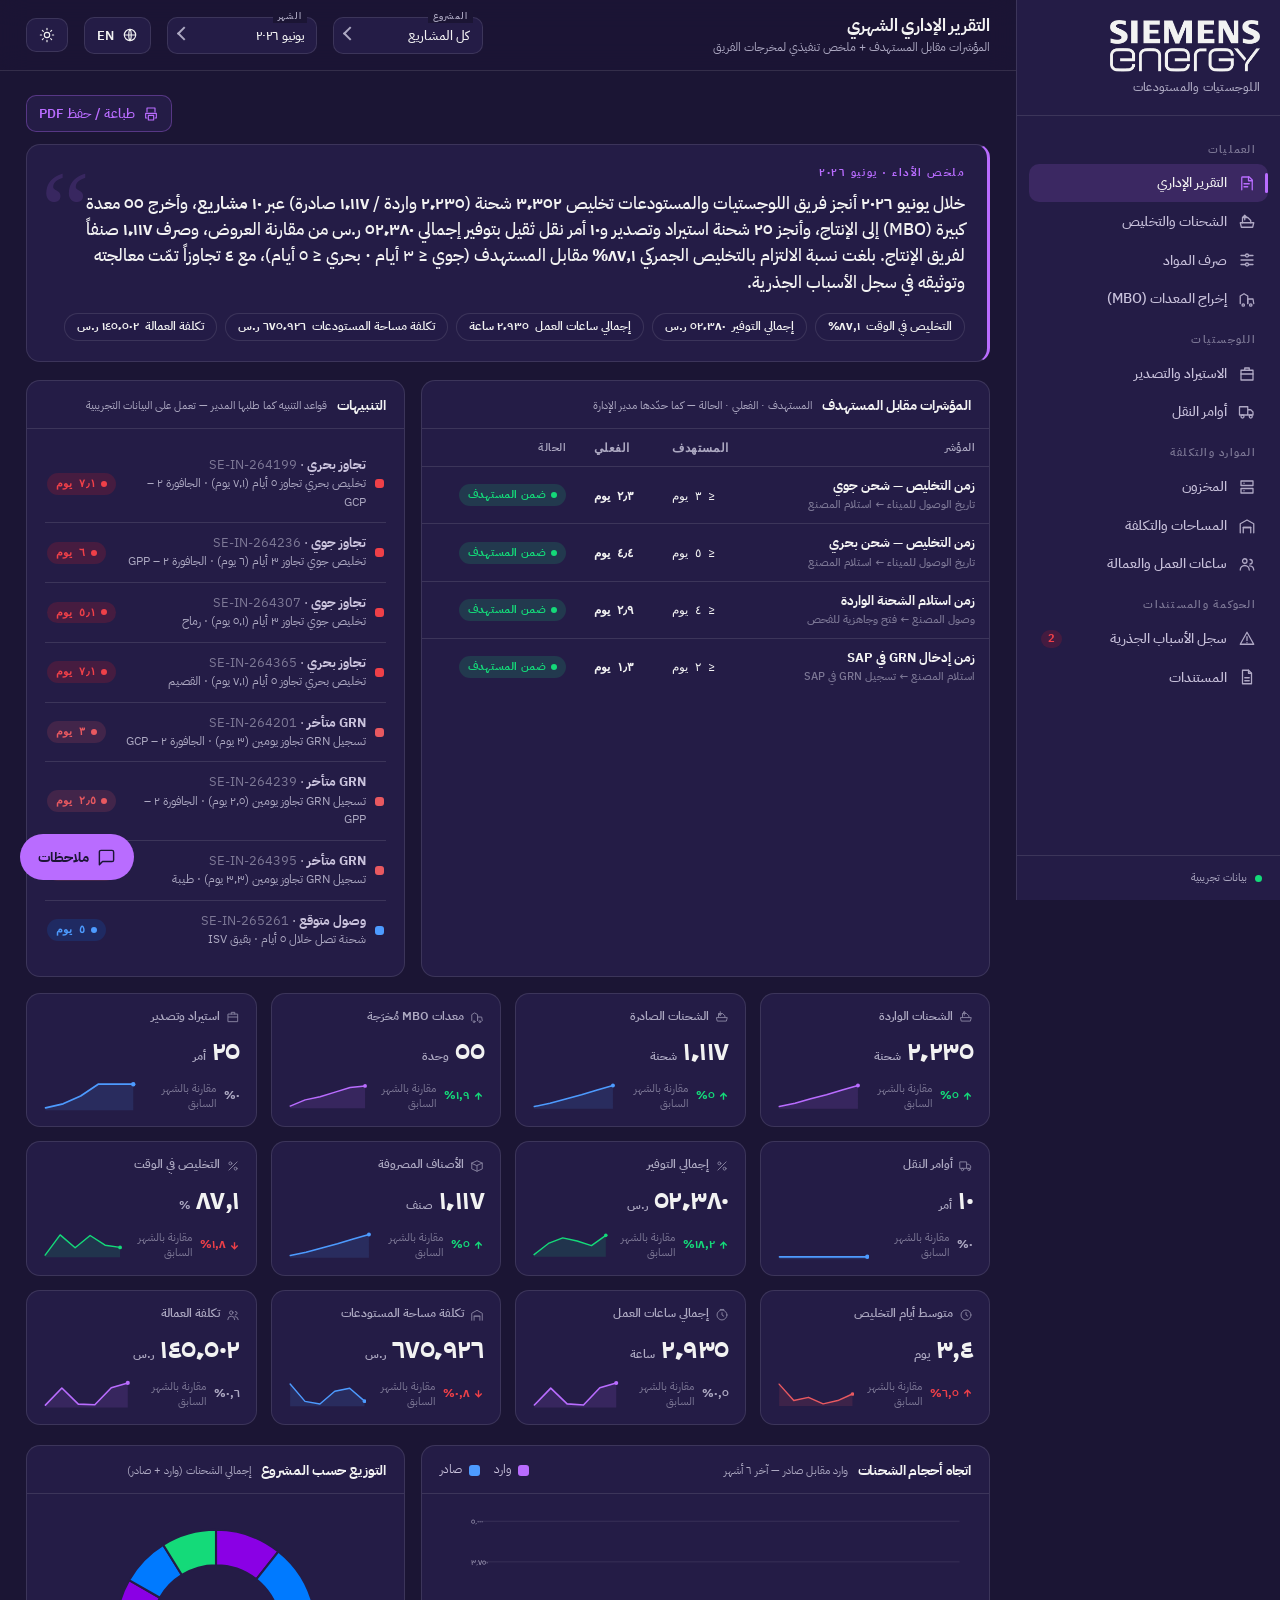
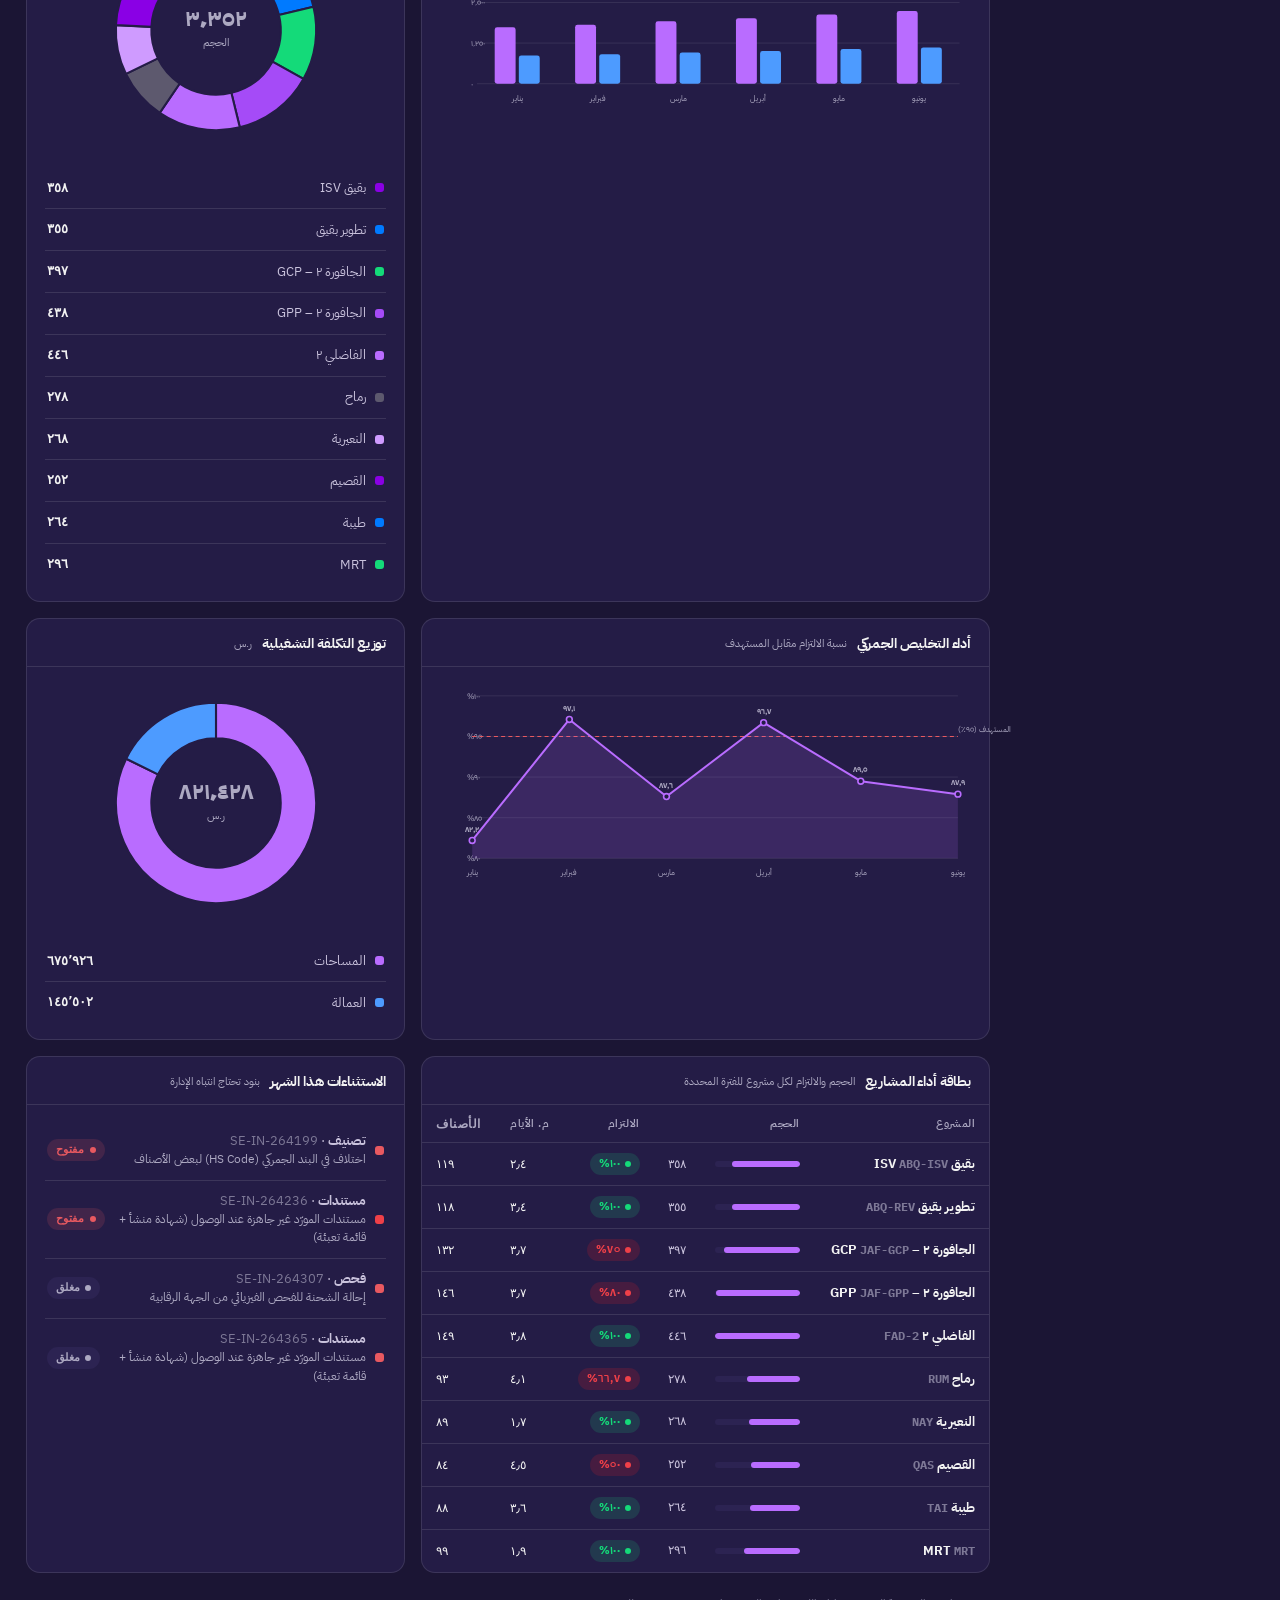
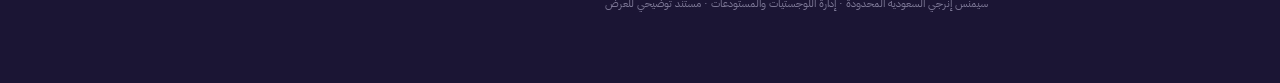
<file: index.html>
<!doctype html>
<html lang="ar" dir="rtl" data-theme="dark">
<head>
  <meta charset="utf-8">
  <meta name="viewport" content="width=device-width, initial-scale=1">
  <title>Siemens Energy KSA — Logistics & Warehouse Operations</title>
  <link rel="preconnect" href="https://fonts.googleapis.com">
  <link rel="preconnect" href="https://fonts.gstatic.com" crossorigin>
  <link href="https://fonts.googleapis.com/css2?family=Inter:wght@400;500;600;700&family=IBM+Plex+Sans+Arabic:wght@400;500;600;700&family=IBM+Plex+Mono:wght@400;500;600&display=swap" rel="stylesheet">
  <link rel="stylesheet" href="styles.css">
</head>
<body>
  <div class="app">
    <!-- Sidebar -->
    <aside class="sidebar" id="sidebar">
      <div class="brand">
        <span class="se-logo" role="img" aria-label="Siemens Energy"></span>
        <div class="brand-txt">
          <span class="b1" id="brand-org">Siemens Energy – KSA</span>
          <span class="b2" id="brand-unit">Logistics & Warehouse</span>
        </div>
      </div>
      <nav class="nav" id="nav"></nav>
      <div class="sidebar-foot"><span class="dot-live"></span><span id="live-txt">Live data</span></div>
    </aside>

    <!-- Main -->
    <div class="main">
      <header class="topbar">
        <button class="iconbtn menu-toggle" id="btn-menu" aria-label="Menu">
          <svg viewBox="0 0 24 24" fill="none" stroke="currentColor" stroke-width="1.8" stroke-linecap="round"><path d="M4 6h16M4 12h16M4 18h16"/></svg>
        </button>
        <div class="page-title">
          <h1 id="page-title">—</h1>
          <p id="page-sub">—</p>
        </div>
        <span class="spacer"></span>
        <div class="control">
          <label id="lbl-project">Project</label>
          <select class="sel" id="f-project"></select>
        </div>
        <div class="control">
          <label id="lbl-month">Month</label>
          <select class="sel" id="f-month"></select>
        </div>
        <button class="iconbtn" id="btn-lang" aria-label="Language">
          <svg viewBox="0 0 24 24" fill="none" stroke="currentColor" stroke-width="1.7" stroke-linecap="round" stroke-linejoin="round">
            <circle cx="12" cy="12" r="8.5"/><path d="M3.5 12h17M12 3.5c2.5 2.5 2.5 14.5 0 17M12 3.5c-2.5 2.5-2.5 14.5 0 17"/>
          </svg>
          <span id="lang-txt">EN</span>
        </button>
        <button class="iconbtn" id="btn-theme" aria-label="Theme">
          <svg id="theme-icon" viewBox="0 0 24 24" fill="none" stroke="currentColor" stroke-width="1.7" stroke-linecap="round" stroke-linejoin="round"></svg>
        </button>
      </header>

      <main class="content" id="content"></main>
    </div>
  </div>
  <div class="scrim" id="scrim"></div>

  <!-- ===== Feedback widget (self-contained) ===== -->
  <button id="fb-fab" aria-label="Feedback">
    <svg viewBox="0 0 24 24" fill="none" stroke="currentColor" stroke-width="1.8" stroke-linecap="round" stroke-linejoin="round"><path d="M21 15a2 2 0 01-2 2H7l-4 4V5a2 2 0 012-2h14a2 2 0 012 2z"/></svg>
    <span id="fb-fab-txt">ملاحظات</span>
  </button>
  <div id="fb-scrim"></div>
  <div id="fb-panel" role="dialog" aria-modal="true">
    <div class="fb-head">
      <b id="fb-title">شاركنا ملاحظاتك</b>
      <button id="fb-close" aria-label="close">×</button>
    </div>
    <p class="fb-sub" id="fb-sub">وش رأيك في هذه الشاشة؟ وش ناقص أو ودّك يتغيّر؟</p>
    <div class="fb-ctx" id="fb-ctx"></div>
    <textarea id="fb-text" rows="5"></textarea>
    <input type="text" id="fb-name" >
    <div class="fb-actions">
      <button class="fb-btn fb-primary" id="fb-send"><span id="fb-send-txt">أرسل الملاحظة</span></button>
      <a class="fb-btn fb-ghost" id="fb-brief" href="brief.html"><span id="fb-brief-txt">افتح نموذج المشروع</span></a>
    </div>
    <div class="fb-msg" id="fb-msg"></div>
  </div>
  <style>
    #fb-fab{position:fixed;inset-inline-end:20px;inset-block-end:20px;z-index:90;display:inline-flex;align-items:center;gap:8px;
      height:46px;padding:0 18px;border:none;border-radius:999px;cursor:pointer;font-family:var(--font);font-weight:700;font-size:14px;
      color:var(--on-accent);background:var(--accent);}
    #fb-fab svg{width:19px;height:19px;}
    #fb-fab:hover{filter:brightness(1.06);}
    #fb-scrim{position:fixed;inset:0;background:rgba(2,10,12,.55);backdrop-filter:blur(2px);z-index:95;display:none;}
    #fb-panel{position:fixed;inset-inline-end:20px;inset-block-end:20px;z-index:96;width:min(400px,calc(100vw - 40px));
      background:var(--surface);border:1px solid var(--border-2);border-radius:16px;box-shadow:var(--shadow);padding:18px;display:none;}
    #fb-panel.open,#fb-scrim.open{display:block;}
    .fb-head{display:flex;align-items:center;justify-content:space-between;margin-bottom:4px;}
    .fb-head b{font-size:15.5px;}
    #fb-close{background:none;border:none;color:var(--muted);font-size:22px;line-height:1;cursor:pointer;}
    #fb-close:hover{color:var(--fg);}
    .fb-sub{color:var(--muted);font-size:12.5px;margin:0 0 12px;}
    .fb-ctx{display:inline-flex;align-items:center;gap:6px;font-size:11.5px;font-weight:600;color:var(--accent-2);
      background:var(--accent-weak);border:1px solid var(--accent-line);padding:4px 10px;border-radius:999px;margin-bottom:10px;}
    #fb-text,#fb-name{width:100%;font-family:var(--font);font-size:14px;color:var(--fg);background:var(--surface-2);
      border:1px solid var(--border-2);border-radius:10px;padding:10px 12px;outline:none;margin-bottom:10px;}
    #fb-text{resize:vertical;line-height:1.55;} #fb-name{margin-bottom:12px;}
    #fb-text:focus,#fb-name:focus{border-color:var(--accent);box-shadow:0 0 0 3px var(--accent-weak);}
    .fb-actions{display:flex;gap:10px;flex-wrap:wrap;}
    .fb-btn{flex:1;min-width:130px;display:inline-flex;align-items:center;justify-content:center;height:42px;border-radius:11px;
      cursor:pointer;font-family:var(--font);font-weight:700;font-size:14px;text-decoration:none;border:none;}
    .fb-primary{background:var(--accent);color:var(--on-accent);}
    .fb-primary:hover{filter:brightness(1.06);}
    .fb-ghost{background:var(--surface-2);border:1px solid var(--border-2);color:var(--fg);}
    .fb-ghost:hover{border-color:var(--accent-line);}
    .fb-msg{font-size:13px;margin-top:10px;display:none;}
    .fb-msg.ok{display:block;color:var(--ok);} .fb-msg.info{display:block;color:var(--accent-2);}
  </style>
  <script>
  (function(){
    /* Same wiring points as brief.html — leave "" for the download/send fallback. */
    var FB_ENDPOINT = "";
    var T = {
      ar:{fab:"ملاحظات",title:"شاركنا ملاحظاتك",sub:"وش رأيك في هذه الشاشة؟ وش ناقص أو ودّك يتغيّر؟",ph:"اكتب ملاحظتك هنا…",name:"اسمك (اختياري)",send:"أرسل الملاحظة",brief:"افتح نموذج المشروع",on:"عن شاشة",okd:"✓ نزّلنا ملاحظتك — أرسلها لحمّاد على واتساب/الإيميل.",oks:"✓ وصلتنا ملاحظتك، شكراً!",empty:"اكتب ملاحظة أولاً 🙂"},
      en:{fab:"Feedback",title:"Share your feedback",sub:"What do you think of this screen? What's missing or should change?",ph:"Type your feedback here…",name:"Your name (optional)",send:"Send feedback",brief:"Open project brief",on:"On screen",okd:"✓ Your feedback was downloaded — send it to Hammad on WhatsApp/email.",oks:"✓ Your feedback reached us, thank you!",empty:"Write a note first 🙂"}
    };
    function lng(){ return (document.documentElement.lang==="en") ? "en" : "ar"; }
    function pageName(){ var el=document.getElementById("page-title"); return el ? el.textContent.trim() : "—"; }
    var panel=document.getElementById("fb-panel"), scrim=document.getElementById("fb-scrim");
    function paint(){ var t=T[lng()];
      document.getElementById("fb-fab-txt").textContent=t.fab;
      document.getElementById("fb-title").textContent=t.title;
      document.getElementById("fb-sub").textContent=t.sub;
      document.getElementById("fb-text").placeholder=t.ph;
      document.getElementById("fb-name").placeholder=t.name;
      document.getElementById("fb-send-txt").textContent=t.send;
      document.getElementById("fb-brief-txt").textContent=t.brief;
      document.getElementById("fb-ctx").textContent=t.on+": "+pageName();
    }
    function open(){ paint(); panel.classList.add("open"); scrim.classList.add("open"); document.getElementById("fb-text").focus(); }
    function close(){ panel.classList.remove("open"); scrim.classList.remove("open"); }
    document.getElementById("fb-fab").addEventListener("click", open);
    document.getElementById("fb-close").addEventListener("click", close);
    scrim.addEventListener("click", close);
    function dl(payload){
      var blob=new Blob([payload],{type:"text/markdown;charset=utf-8"}), url=URL.createObjectURL(blob), a=document.createElement("a");
      a.href=url; a.download="dashboard-feedback.md"; document.body.appendChild(a); a.click(); a.remove();
      setTimeout(function(){URL.revokeObjectURL(url);},1500);
    }
    document.getElementById("fb-send").addEventListener("click", async function(){
      var t=T[lng()], txt=document.getElementById("fb-text").value.trim(), nm=document.getElementById("fb-name").value.trim(), msg=document.getElementById("fb-msg");
      if(!txt){ msg.className="fb-msg info"; msg.textContent=t.empty; return; }
      var body="# Dashboard feedback\n\n- Screen: "+pageName()+"\n- Language: "+lng()+(nm?("\n- From: "+nm):"")+"\n\n"+txt+"\n";
      if(!FB_ENDPOINT){ dl(body); msg.className="fb-msg ok"; msg.textContent=t.okd; return; }
      try{
        var res=await fetch(FB_ENDPOINT,{method:"POST",headers:{"Accept":"application/json","Content-Type":"application/json"},
          body:JSON.stringify({type:"dashboard-feedback",screen:pageName(),lang:lng(),name:nm,feedback:txt})});
        if(res.ok){ msg.className="fb-msg ok"; msg.textContent=t.oks; document.getElementById("fb-text").value=""; }
        else throw 0;
      }catch(e){ dl(body); msg.className="fb-msg info"; msg.textContent=t.okd; }
    });
    /* keep language in sync when the dashboard toggles */
    document.getElementById("btn-lang") && document.getElementById("btn-lang").addEventListener("click", function(){ setTimeout(paint,50); });
    paint();
  })();
  </script>

  <script src="i18n.js"></script>
  <script src="data.js"></script>
  <script src="charts.js"></script>
  <script src="app.js"></script>
</body>
</html>
</file>
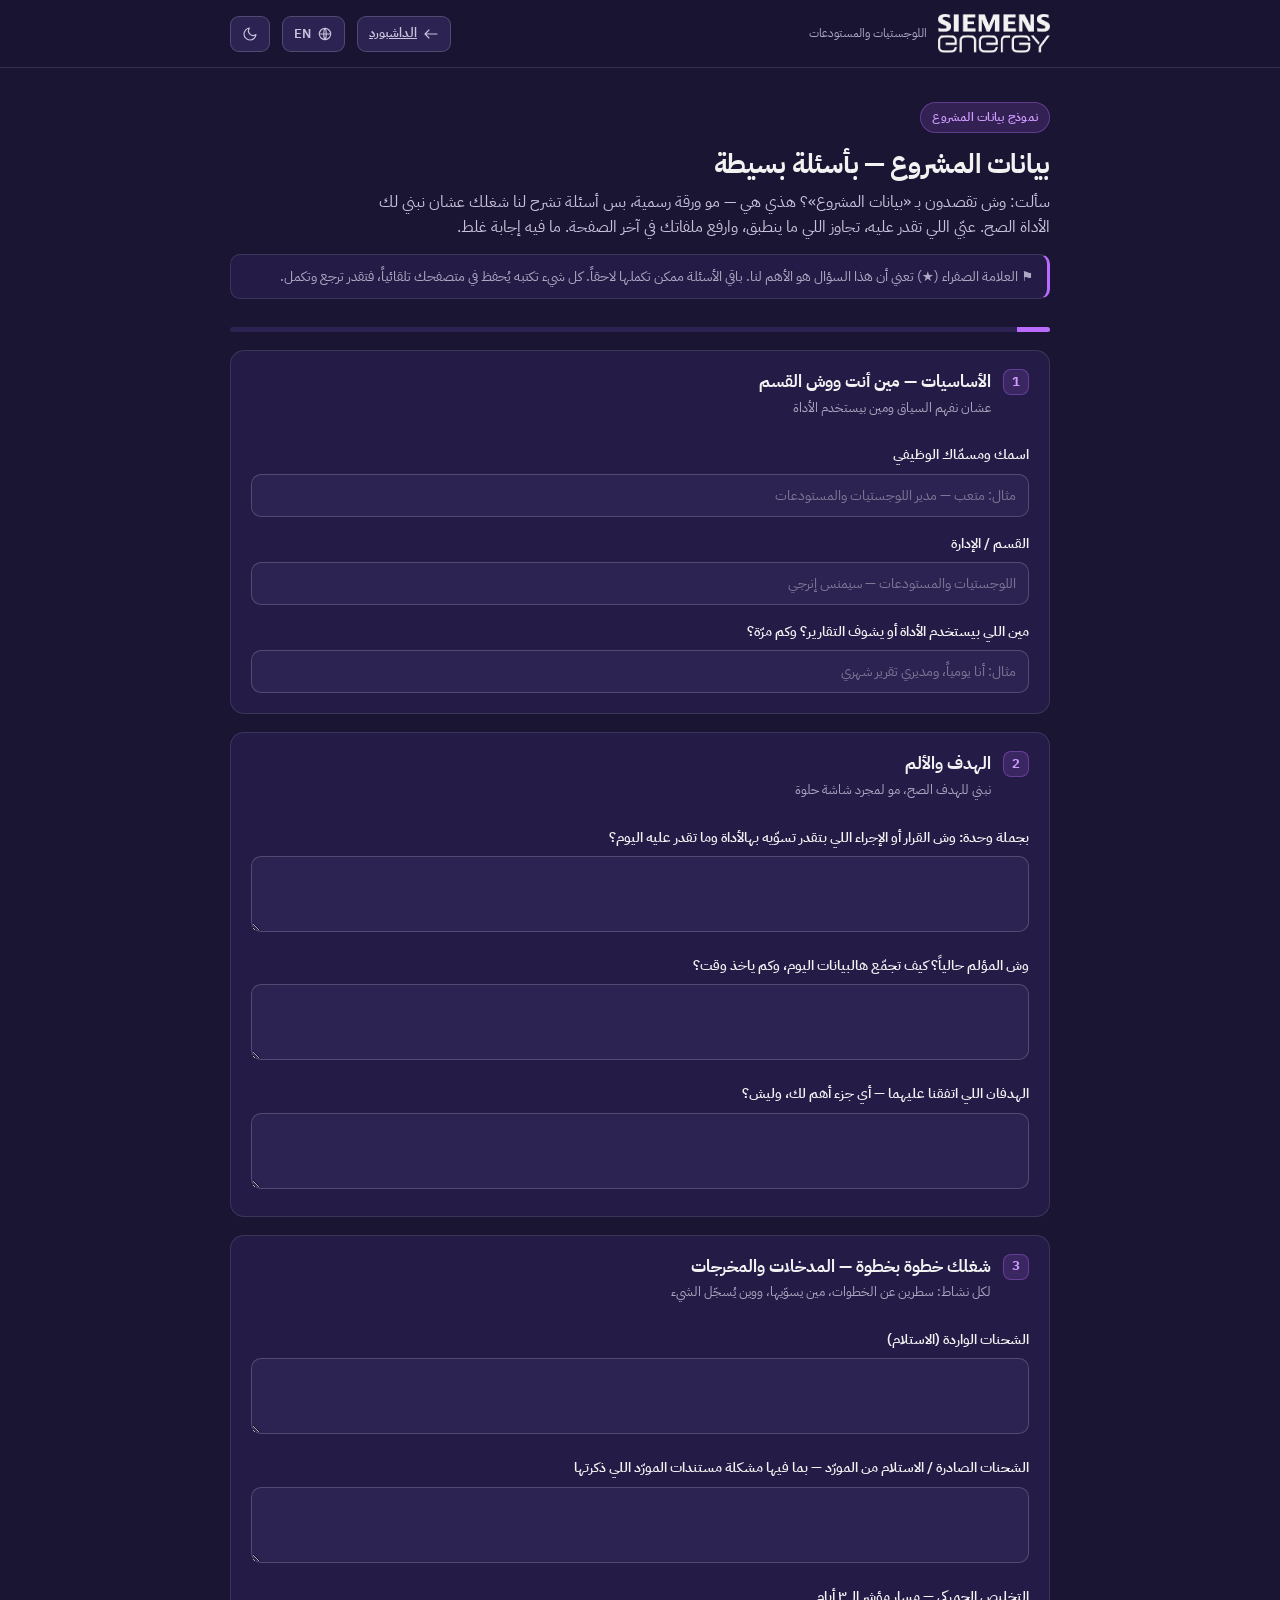
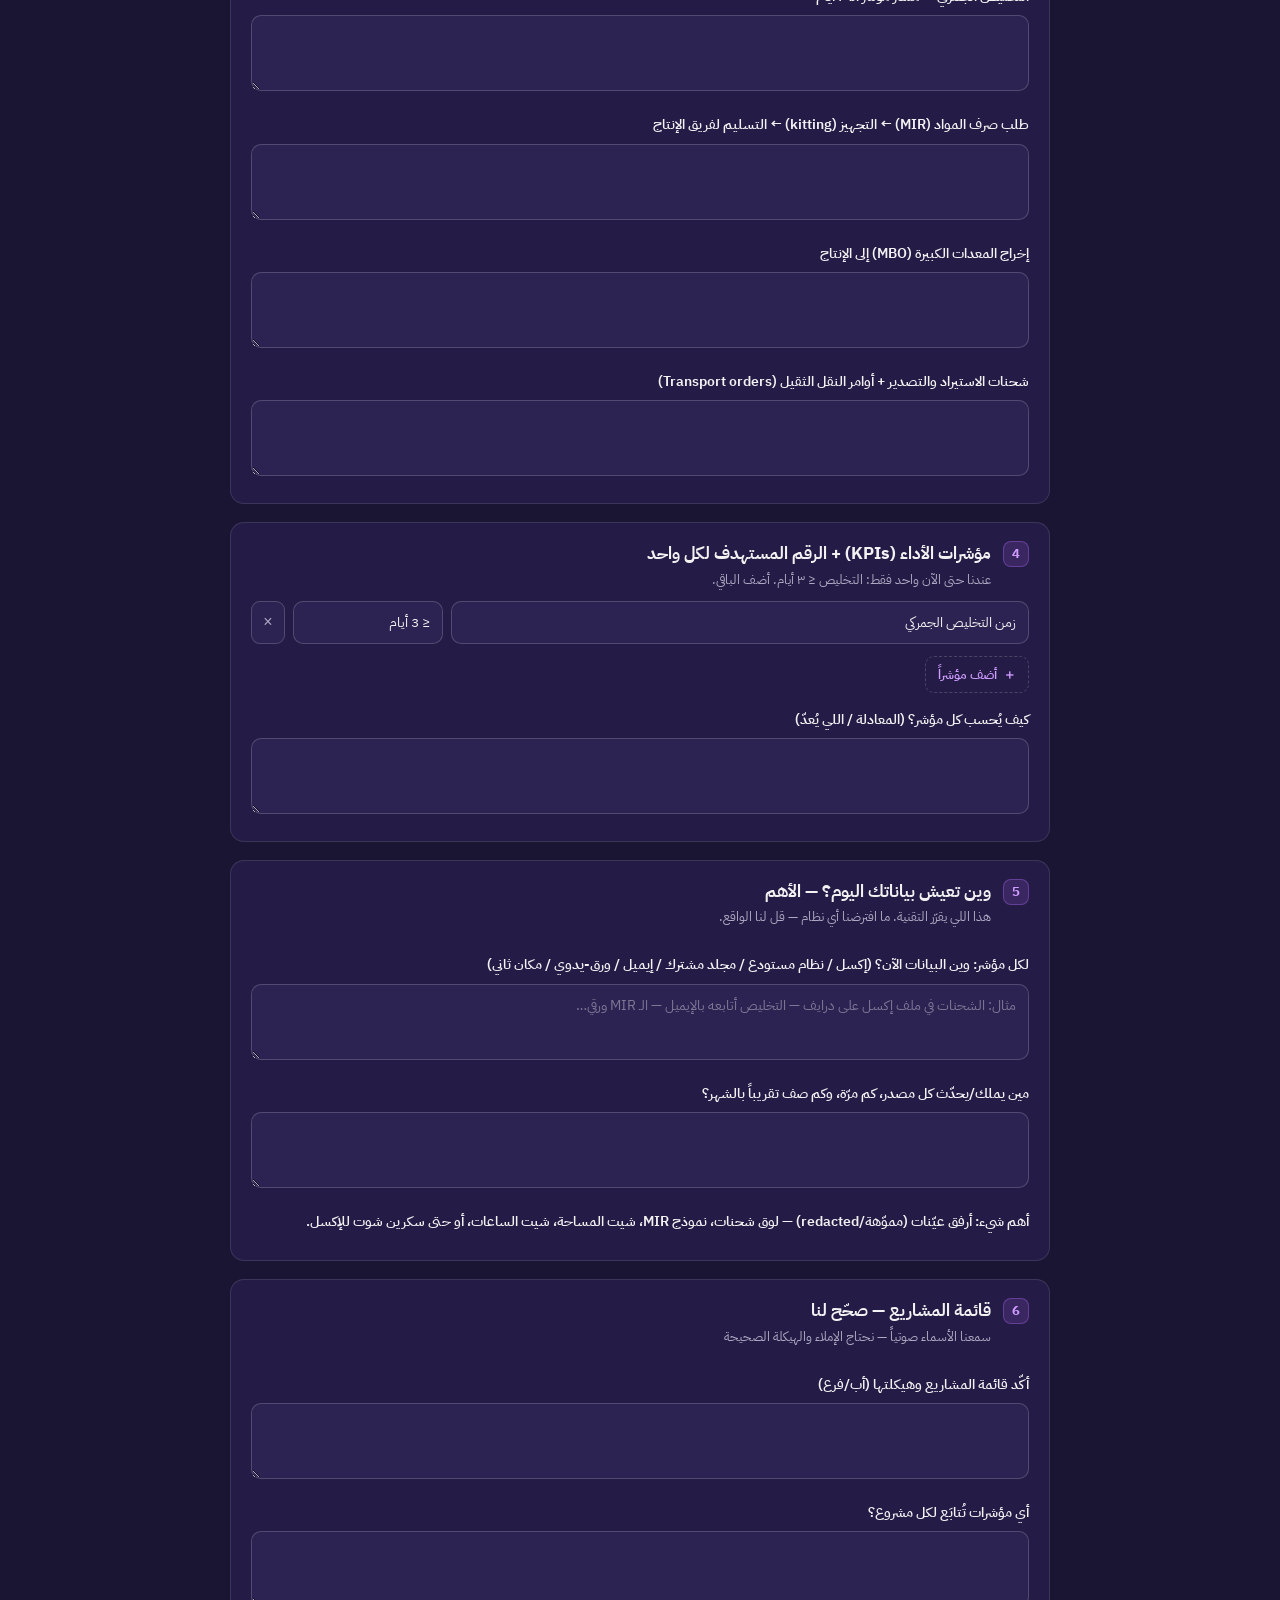
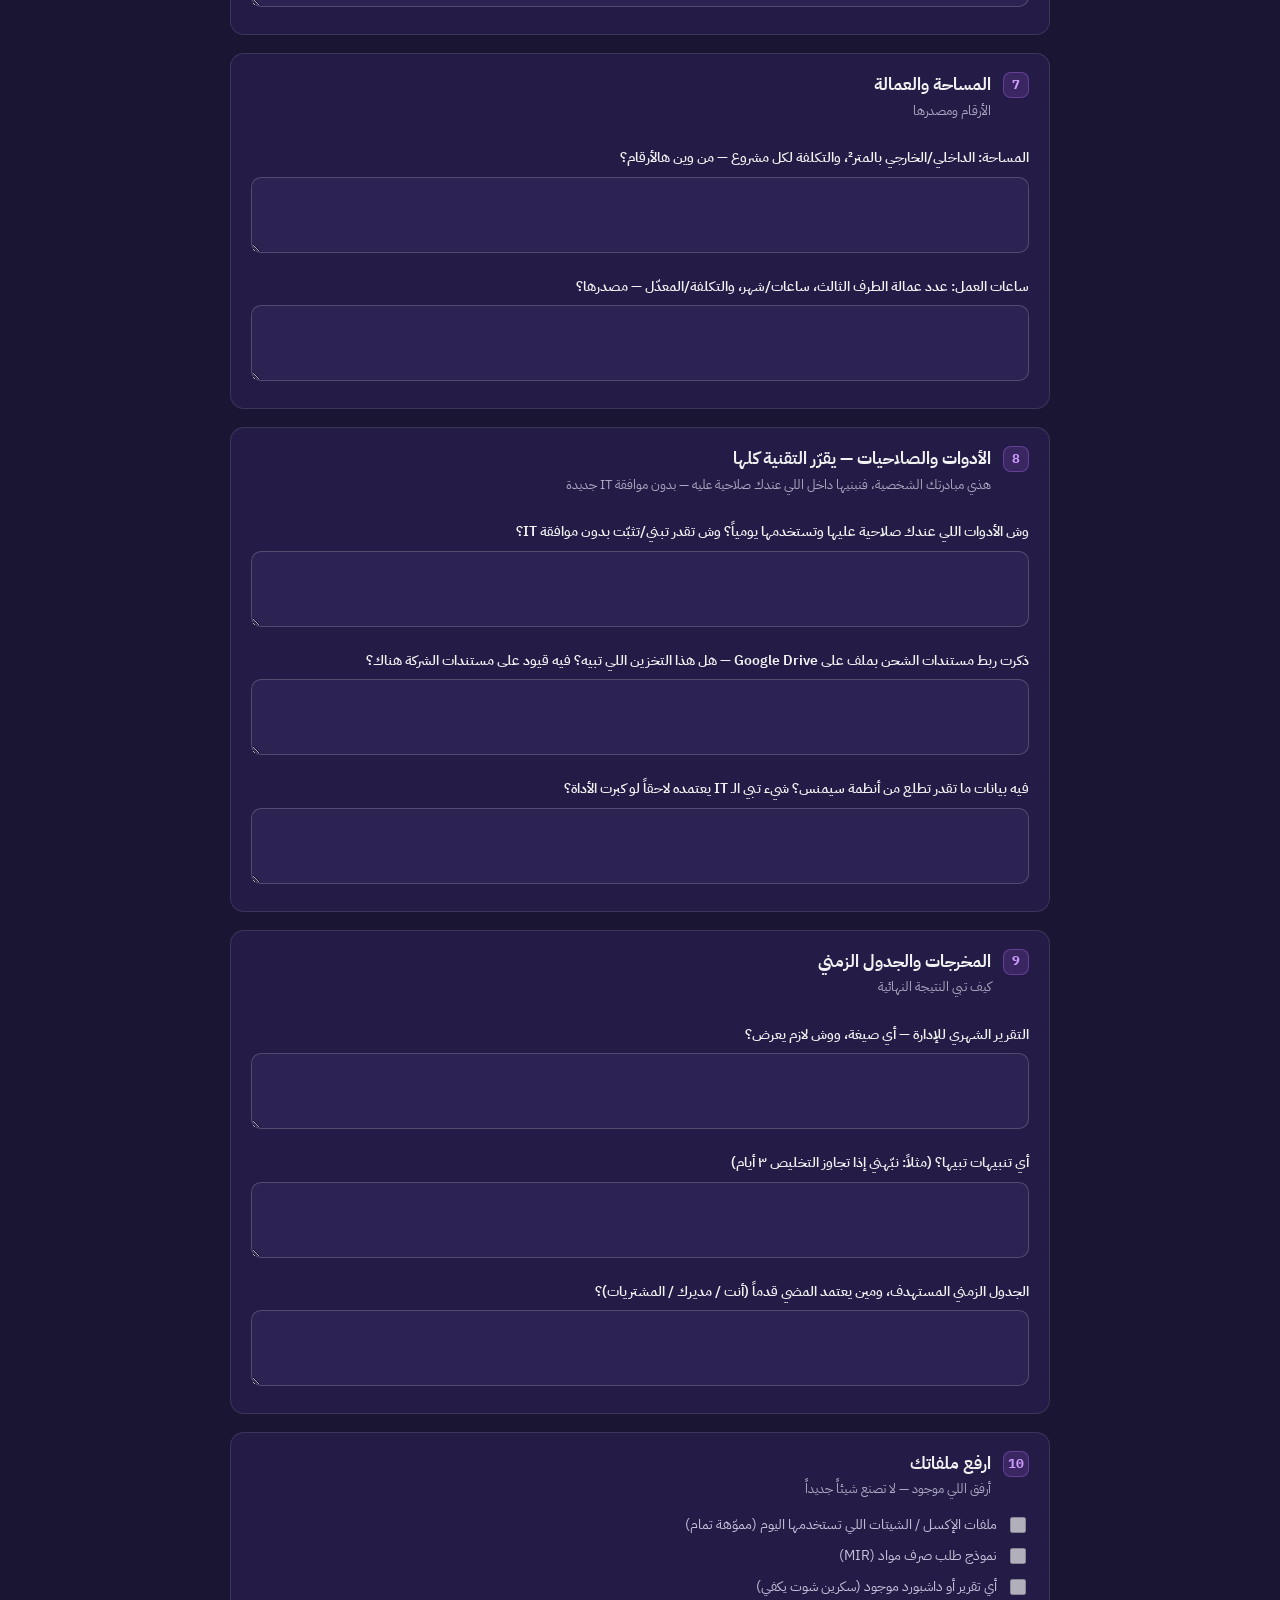
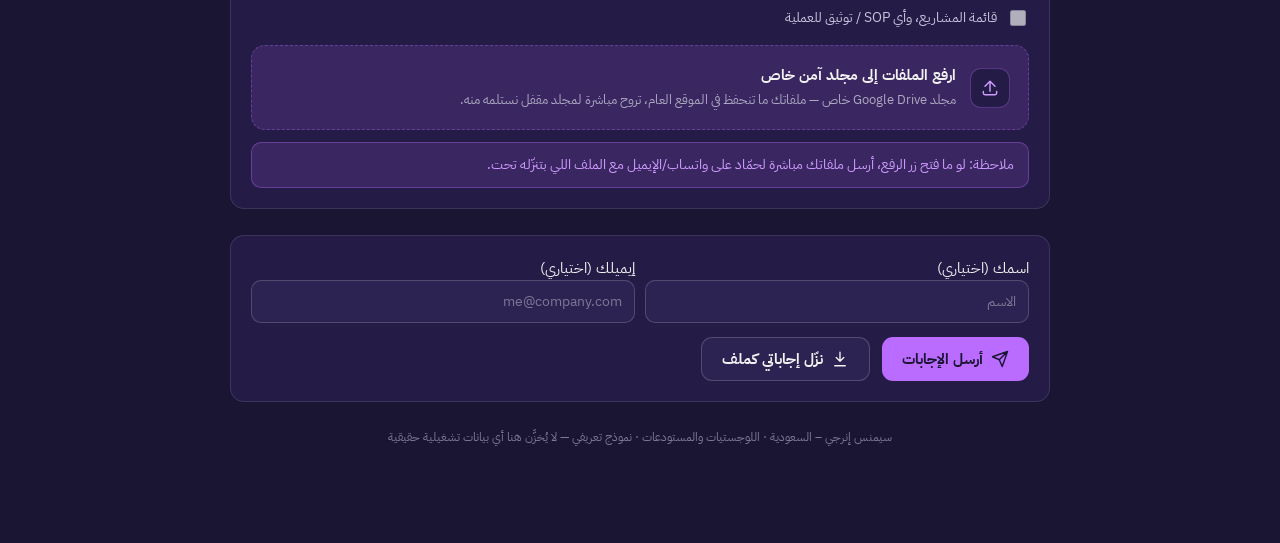
<file: brief.html>
<!doctype html>
<html lang="ar" dir="rtl" data-theme="dark">
<head>
<meta charset="utf-8">
<meta name="viewport" content="width=device-width, initial-scale=1">
<title>Siemens Energy KSA — Project Brief / بيانات المشروع</title>
<link rel="preconnect" href="https://fonts.googleapis.com">
<link rel="preconnect" href="https://fonts.gstatic.com" crossorigin>
<link href="https://fonts.googleapis.com/css2?family=Inter:wght@400;500;600;700&family=IBM+Plex+Sans+Arabic:wght@400;500;600;700&family=IBM+Plex+Mono:wght@400;500;600&display=swap" rel="stylesheet">
<style>
/* ============================================================
   Siemens Energy KSA — Project Brief intake
   Reuses the dashboard design system (petrol/teal, IBM Plex).
   ============================================================ */
:root{
  --bg:#1b1534;
  --bg-grad:#1b1534;
  --surface:#241c46; --surface-2:#2c2352; --elev:#33285e;
  --border:rgba(255,255,255,.11); --border-2:rgba(255,255,255,.18);
  --fg:#f2f2f2; --fg-2:#c9c2dc; --muted:#ada9c2; --faint:#7d7896;
  --accent:#b96cff; --accent-2:#cf9bff; --accent-weak:rgba(185,108,255,.15); --accent-line:rgba(185,108,255,.34); --on-accent:#1b1534;
  --violet:#4d9bff; --violet-weak:rgba(0,122,255,.18);
  --ok:#14da79; --ok-weak:rgba(20,218,121,.15); --warn:#e85960; --warn-weak:rgba(232,89,96,.15);
  --danger:#ef4048; --danger-weak:rgba(218,30,40,.18);
  --shadow:none;
  --radius:14px; --radius-sm:10px;
  --font-en:"Siemens Sans","Inter",-apple-system,BlinkMacSystemFont,"Segoe UI",system-ui,sans-serif;
  --font-ar:"Siemens Sans Arabic","IBM Plex Sans Arabic","Segoe UI","Tahoma",system-ui,sans-serif;
  --font-mono:"IBM Plex Mono",ui-monospace,Menlo,monospace;
  --font:var(--font-ar);
  --logo-fill:#f2f2f2;
}
:root[data-theme="light"]{
  --bg:#f2f2f2;
  --bg-grad:#f2f2f2;
  --surface:#ffffff; --surface-2:#f8f8f8; --elev:#ffffff;
  --border:rgba(27,21,52,.12); --border-2:rgba(27,21,52,.20);
  --fg:#1b1534; --fg-2:#3d3557; --muted:#5d596e; --faint:#969696; --logo-fill:#1b1534;
  --accent:#8a00e5; --accent-2:#641e8c; --accent-weak:rgba(138,0,229,.09); --accent-line:rgba(138,0,229,.28); --on-accent:#ffffff;
  --violet:#0064d6; --violet-weak:rgba(0,100,214,.10);
  --ok:#0e9e5a; --ok-weak:rgba(14,158,90,.12); --warn:#c8323a; --warn-weak:rgba(200,50,58,.10);
  --danger:#c8121b; --danger-weak:rgba(200,18,27,.10);
  --shadow:none;
}
html[lang="en"]{--font:var(--font-en);}
*{box-sizing:border-box;}
html,body{height:100%;}
body{margin:0;font-family:var(--font);background:var(--bg-grad);color:var(--fg);
  -webkit-font-smoothing:antialiased;font-size:15px;line-height:1.6;}
a{color:var(--accent-2);}
.wrap{max-width:860px;margin:0 auto;padding:0 20px 96px;}

/* Top bar */
.top{position:sticky;top:0;z-index:20;background:color-mix(in oklab,var(--bg) 82%, transparent);
  backdrop-filter:blur(10px);border-bottom:1px solid var(--border);}
.top-in{max-width:860px;margin:0 auto;padding:14px 20px;display:flex;align-items:center;gap:12px;}
.brand{display:flex;align-items:center;gap:11px;}
.se-logo{display:block;width:112px;height:39px;flex:0 0 auto;background-color:var(--logo-fill);
  -webkit-mask:url("assets/se-logo-white.png") no-repeat center/contain; mask:url("assets/se-logo-white.png") no-repeat center/contain;}
.brand-txt{display:flex;flex-direction:column;line-height:1.15;}
.brand-txt .b1{display:none;}
.brand-txt .b2{font-size:11.5px;color:var(--muted);}
.spacer{flex:1;}
.iconbtn{display:inline-flex;align-items:center;gap:6px;height:36px;padding:0 11px;border-radius:9px;
  border:1px solid var(--border-2);background:var(--surface-2);color:var(--fg-2);cursor:pointer;
  font-family:var(--font);font-size:13px;font-weight:600;}
.iconbtn:hover{border-color:var(--accent-line);color:var(--fg);}
.iconbtn svg{width:16px;height:16px;fill:none;stroke:currentColor;stroke-width:1.7;}

/* Hero */
.hero{padding:34px 0 8px;}
.eyebrow{display:inline-flex;align-items:center;gap:7px;font-size:12px;font-weight:600;letter-spacing:.02em;
  color:var(--accent-2);background:var(--accent-weak);border:1px solid var(--accent-line);
  padding:5px 11px;border-radius:999px;}
.hero h1{font-size:27px;line-height:1.25;margin:15px 0 8px;font-weight:700;letter-spacing:-.01em;}
.hero p{color:var(--fg-2);font-size:15.5px;max-width:70ch;margin:0;}
.hero .note{margin-top:14px;color:var(--muted);font-size:13.5px;background:var(--surface);border:1px solid var(--border);
  border-inline-start:3px solid var(--accent);padding:11px 14px;border-radius:var(--radius-sm);}

/* Progress */
.prog{position:sticky;top:65px;z-index:10;margin:20px 0 6px;height:5px;border-radius:99px;background:var(--surface-2);overflow:hidden;}
.prog i{display:block;height:100%;width:0;background:var(--accent);transition:width .3s;}

/* Section card */
.card{background:var(--surface);border:1px solid var(--border);border-radius:var(--radius);
  box-shadow:var(--shadow);margin-top:18px;overflow:hidden;}
.card > .head{display:flex;align-items:flex-start;gap:12px;padding:18px 20px 4px;}
.card .num{flex:0 0 auto;width:26px;height:26px;border-radius:8px;display:grid;place-items:center;
  background:var(--accent-weak);color:var(--accent-2);font-weight:700;font-size:13px;font-family:var(--font-mono);border:1px solid var(--accent-line);}
.card .head h2{font-size:16.5px;margin:0 0 2px;font-weight:700;}
.card .head p{margin:0;color:var(--muted);font-size:13px;}
.card .body{padding:6px 20px 20px;}

.q{margin-top:16px;}
.q > label{display:block;font-weight:600;font-size:14px;margin-bottom:7px;}
.q .hint{color:var(--muted);font-weight:400;font-size:12.5px;display:block;margin-top:2px;}
.star{color:var(--warn);font-weight:700;margin-inline-start:4px;}
input[type=text],input[type=number],textarea,select{
  width:100%;font-family:var(--font);font-size:14px;color:var(--fg);
  background:var(--surface-2);border:1px solid var(--border-2);border-radius:var(--radius-sm);
  padding:10px 12px;outline:none;transition:border-color .15s,box-shadow .15s;}
textarea{min-height:76px;resize:vertical;line-height:1.55;}
input:focus,textarea:focus,select:focus{border-color:var(--accent);box-shadow:0 0 0 3px var(--accent-weak);}
::placeholder{color:var(--faint);}

/* KPI repeater */
.kpi-row{display:grid;grid-template-columns:1fr 150px 34px;gap:8px;margin-bottom:8px;}
.kpi-row .del{border:1px solid var(--border-2);background:var(--surface-2);color:var(--muted);border-radius:9px;cursor:pointer;font-size:16px;line-height:1;}
.kpi-row .del:hover{color:var(--danger);border-color:var(--danger);}
.addbtn{margin-top:4px;display:inline-flex;align-items:center;gap:6px;background:transparent;border:1px dashed var(--border-2);
  color:var(--accent-2);border-radius:9px;padding:8px 12px;cursor:pointer;font-family:var(--font);font-weight:600;font-size:13px;}
.addbtn:hover{border-color:var(--accent);}

/* Upload block */
.upload{border:1px dashed var(--accent-line);background:var(--accent-weak);border-radius:var(--radius);
  padding:18px;display:flex;gap:14px;align-items:center;flex-wrap:wrap;}
.upload .u-ic{width:40px;height:40px;flex:0 0 auto;border-radius:11px;display:grid;place-items:center;background:var(--surface);border:1px solid var(--accent-line);}
.upload .u-ic svg{width:20px;height:20px;fill:none;stroke:var(--accent-2);stroke-width:1.7;}
.upload .u-txt{flex:1;min-width:200px;}
.upload .u-txt b{display:block;font-size:14.5px;}
.upload .u-txt span{color:var(--muted);font-size:12.5px;}
.btn{display:inline-flex;align-items:center;justify-content:center;gap:8px;height:44px;padding:0 20px;border-radius:11px;
  border:none;cursor:pointer;font-family:var(--font);font-weight:700;font-size:14.5px;text-decoration:none;transition:transform .08s,filter .15s;}
.btn:active{transform:translateY(1px);}
.btn-primary{background:var(--accent);color:var(--on-accent);}
.btn-primary:hover{filter:brightness(1.06);}
.btn-ghost{background:var(--surface-2);border:1px solid var(--border-2);color:var(--fg);}
.btn-ghost:hover{border-color:var(--accent-line);}
.btn[disabled]{opacity:.45;cursor:not-allowed;}
.chk-list{display:flex;flex-direction:column;gap:9px;margin-top:4px;}
.chk{display:flex;align-items:flex-start;gap:9px;font-size:13.5px;color:var(--fg-2);}
.chk input{margin-top:3px;width:16px;height:16px;accent-color:var(--accent);flex:0 0 auto;}

/* Submit bar */
.submit{margin-top:26px;background:var(--surface);border:1px solid var(--border);border-radius:var(--radius);padding:20px;box-shadow:var(--shadow);}
.submit .row{display:flex;gap:12px;flex-wrap:wrap;}
.submit .name-grid{display:grid;grid-template-columns:1fr 1fr;gap:10px;margin-bottom:14px;}
.msg{margin-top:12px;font-size:13.5px;padding:11px 14px;border-radius:var(--radius-sm);display:none;}
.msg.ok{display:block;background:var(--ok-weak);color:var(--ok);border:1px solid color-mix(in oklab,var(--ok) 40%,transparent);}
.msg.info{display:block;background:var(--accent-weak);color:var(--accent-2);border:1px solid var(--accent-line);}
.foot{margin-top:26px;text-align:center;color:var(--faint);font-size:12px;}
.hide{display:none !important;}
@media (max-width:560px){
  .hero h1{font-size:22px;} .kpi-row{grid-template-columns:1fr;} .kpi-row .del{width:auto;height:34px;}
  .submit .name-grid{grid-template-columns:1fr;}
}
</style>
</head>
<body>

<div class="top">
  <div class="top-in">
    <div class="brand">
      <span class="se-logo" role="img" aria-label="Siemens Energy"></span>
      <div class="brand-txt">
        <span class="b1" data-ar="سيمنس إنرجي – السعودية" data-en="Siemens Energy – KSA">سيمنس إنرجي – السعودية</span>
        <span class="b2" data-ar="اللوجستيات والمستودعات" data-en="Logistics & Warehouse">اللوجستيات والمستودعات</span>
      </div>
    </div>
    <span class="spacer"></span>
    <a class="iconbtn" id="back-demo" href="index.html">
      <svg viewBox="0 0 24 24" stroke-linecap="round" stroke-linejoin="round"><path d="M9 6l-6 6 6 6M3 12h18"/></svg>
      <span data-ar="الداشبورد" data-en="Dashboard">الداشبورد</span>
    </a>
    <button class="iconbtn" id="btn-lang">
      <svg viewBox="0 0 24 24" stroke-linecap="round" stroke-linejoin="round"><circle cx="12" cy="12" r="8.5"/><path d="M3.5 12h17M12 3.5c2.5 2.5 2.5 14.5 0 17M12 3.5c-2.5 2.5-2.5 14.5 0 17"/></svg>
      <span id="lang-txt">EN</span>
    </button>
    <button class="iconbtn" id="btn-theme" aria-label="theme"><svg id="theme-ic" viewBox="0 0 24 24" stroke-linecap="round" stroke-linejoin="round"></svg></button>
  </div>
</div>

<div class="wrap">
  <div class="hero">
    <span class="eyebrow" data-ar="نموذج بيانات المشروع" data-en="Project brief">● <span data-ar="نموذج بيانات المشروع" data-en="Project brief"></span></span>
    <h1 data-ar="بيانات المشروع — بأسئلة بسيطة" data-en="The project brief — as simple questions">بيانات المشروع — بأسئلة بسيطة</h1>
    <p data-ar="سألت: وش تقصدون بـ &laquo;بيانات المشروع&raquo;؟ هذي هي — مو ورقة رسمية، بس أسئلة تشرح لنا شغلك عشان نبني لك الأداة الصح. عبّي اللي تقدر عليه، تجاوز اللي ما ينطبق، وارفع ملفاتك في آخر الصفحة. ما فيه إجابة غلط."
       data-en="You asked: what do we mean by &lsquo;project brief&rsquo;? This is it — not a formal document, just questions that explain your work so we build the right tool. Fill what you can, skip what doesn't apply, and upload your files at the bottom. There are no wrong answers.">
       سألت: وش تقصدون بـ «بيانات المشروع»؟ هذي هي — مو ورقة رسمية، بس أسئلة تشرح لنا شغلك عشان نبني لك الأداة الصح. عبّي اللي تقدر عليه، تجاوز اللي ما ينطبق، وارفع ملفاتك في آخر الصفحة. ما فيه إجابة غلط.</p>
    <div class="note" data-ar="⚑ العلامة الصفراء (★) تعني أن هذا السؤال هو الأهم لنا. باقي الأسئلة ممكن تكملها لاحقاً. كل شيء تكتبه يُحفظ في متصفحك تلقائياً، فتقدر ترجع وتكمل."
         data-en="⚑ A yellow star (★) marks the questions that matter most to us. The rest can follow later. Everything you type is saved in your browser automatically, so you can leave and come back.">
         ⚑ العلامة الصفراء (★) تعني أن هذا السؤال هو الأهم لنا. باقي الأسئلة ممكن تكملها لاحقاً. كل شيء تكتبه يُحفظ في متصفحك تلقائياً، فتقدر ترجع وتكمل.</div>
  </div>

  <div class="prog"><i id="prog-bar"></i></div>

  <form id="brief-form" autocomplete="off">

  <!-- 1. Basics -->
  <div class="card">
    <div class="head"><span class="num">1</span><div>
      <h2 data-ar="الأساسيات — مين أنت ووش القسم" data-en="The basics — who you are & the department">الأساسيات — مين أنت ووش القسم</h2>
      <p data-ar="عشان نفهم السياق ومين بيستخدم الأداة" data-en="So we understand the context and who will use the tool">عشان نفهم السياق ومين بيستخدم الأداة</p>
    </div></div>
    <div class="body">
      <div class="q"><label data-ar="اسمك ومسمّاك الوظيفي" data-en="Your name & job title">اسمك ومسمّاك الوظيفي</label>
        <input type="text" name="role_title" data-ar-ph="مثال: متعب — مدير اللوجستيات والمستودعات" data-en-ph="e.g. Metab — Logistics & Warehouse Lead"></div>
      <div class="q"><label data-ar="القسم / الإدارة" data-en="Department / unit">القسم / الإدارة</label>
        <input type="text" name="department" data-ar-ph="اللوجستيات والمستودعات — سيمنس إنرجي" data-en-ph="Logistics & Warehouse — Siemens Energy"></div>
      <div class="q"><label data-ar="مين اللي بيستخدم الأداة أو يشوف التقارير؟ وكم مرّة؟" data-en="Who will use the tool or view the reports? How often?">مين اللي بيستخدم الأداة أو يشوف التقارير؟ وكم مرّة؟<span class="star">★</span></label>
        <input type="text" name="audience" data-ar-ph="مثال: أنا يومياً، ومديري تقرير شهري" data-en-ph="e.g. me daily, my manager a monthly report"></div>
    </div>
  </div>

  <!-- 2. Goal & pain -->
  <div class="card">
    <div class="head"><span class="num">2</span><div>
      <h2 data-ar="الهدف والألم" data-en="The goal & the pain">الهدف والألم</h2>
      <p data-ar="نبني للهدف الصح، مو لمجرد شاشة حلوة" data-en="We build for the right goal, not just a pretty screen">نبني للهدف الصح، مو لمجرد شاشة حلوة</p>
    </div></div>
    <div class="body">
      <div class="q"><label data-ar="بجملة وحدة: وش القرار أو الإجراء اللي بتقدر تسوّيه بهالأداة وما تقدر عليه اليوم؟" data-en="In one sentence: what decision or action will this let you take that you can't today?">بجملة وحدة: وش القرار أو الإجراء اللي بتقدر تسوّيه بهالأداة وما تقدر عليه اليوم؟<span class="star">★</span></label>
        <textarea name="goal_oneline"></textarea></div>
      <div class="q"><label data-ar="وش المؤلم حالياً؟ كيف تجمّع هالبيانات اليوم، وكم ياخذ وقت؟" data-en="What's painful now? How do you compile this today, and how long does it take?">وش المؤلم حالياً؟ كيف تجمّع هالبيانات اليوم، وكم ياخذ وقت؟</label>
        <textarea name="pain_today"></textarea></div>
      <div class="q"><label data-ar="الهدفان اللي اتفقنا عليهما — أي جزء أهم لك، وليش؟" data-en="The two goals we agreed on — which matters more to you, and why?">الهدفان اللي اتفقنا عليهما — أي جزء أهم لك، وليش؟
        <span class="hint" data-ar="١) الوضوح: تقارير وتتبّع الأداء.  ٢) الكفاءة: أتمتة الإدخال اليدوي وتوليد المستندات." data-en="1) Visibility: reporting & performance tracking.  2) Efficiency: automating manual entry & document generation."></span></label>
        <textarea name="goal_balance"></textarea></div>
    </div>
  </div>

  <!-- 3. The process / flows -->
  <div class="card">
    <div class="head"><span class="num">3</span><div>
      <h2 data-ar="شغلك خطوة بخطوة — المدخلات والمخرجات" data-en="Your work step by step — inputs & outputs">شغلك خطوة بخطوة — المدخلات والمخرجات</h2>
      <p data-ar="لكل نشاط: سطرين عن الخطوات، مين يسوّيها، ووين يُسجّل الشيء" data-en="For each activity: a couple of lines on the steps, who does them, and where it's recorded">لكل نشاط: سطرين عن الخطوات، مين يسوّيها، ووين يُسجّل الشيء</p>
    </div></div>
    <div class="body">
      <div class="q"><label data-ar="الشحنات الواردة (الاستلام)" data-en="Inbound shipments (receiving)">الشحنات الواردة (الاستلام)</label>
        <textarea name="flow_inbound"></textarea></div>
      <div class="q"><label data-ar="الشحنات الصادرة / الاستلام من المورّد — بما فيها مشكلة مستندات المورّد اللي ذكرتها" data-en="Outbound / pickup — including the supplier-document problem you mentioned">الشحنات الصادرة / الاستلام من المورّد — بما فيها مشكلة مستندات المورّد اللي ذكرتها</label>
        <textarea name="flow_outbound"></textarea></div>
      <div class="q"><label data-ar="التخليص الجمركي — مسار مؤشر الـ ٣ أيام" data-en="Customs clearance — the 3-day KPI flow">التخليص الجمركي — مسار مؤشر الـ ٣ أيام<span class="star">★</span></label>
        <textarea name="flow_customs"></textarea></div>
      <div class="q"><label data-ar="طلب صرف المواد (MIR) ← التجهيز (kitting) ← التسليم لفريق الإنتاج" data-en="Material Issuance Request (MIR) → kitting → handover to production">طلب صرف المواد (MIR) ← التجهيز (kitting) ← التسليم لفريق الإنتاج<span class="star">★</span></label>
        <textarea name="flow_mir"></textarea></div>
      <div class="q"><label data-ar="إخراج المعدات الكبيرة (MBO) إلى الإنتاج" data-en="Major buyout (MBO) releases to production">إخراج المعدات الكبيرة (MBO) إلى الإنتاج</label>
        <textarea name="flow_equipment"></textarea></div>
      <div class="q"><label data-ar="شحنات الاستيراد والتصدير + أوامر النقل الثقيل (Transport orders)" data-en="Import & export shipments + heavy transport orders">شحنات الاستيراد والتصدير + أوامر النقل الثقيل (Transport orders)</label>
        <textarea name="flow_collections"></textarea></div>
    </div>
  </div>

  <!-- 4. KPIs -->
  <div class="card">
    <div class="head"><span class="num">4</span><div>
      <h2 data-ar="مؤشرات الأداء (KPIs) + الرقم المستهدف لكل واحد" data-en="Your KPIs + the target for each">مؤشرات الأداء (KPIs) + الرقم المستهدف لكل واحد</h2>
      <p data-ar="عندنا حتى الآن واحد فقط: التخليص ≤ ٣ أيام. أضف الباقي." data-en="So far we have only one: clearance ≤ 3 days. Add the rest.">عندنا حتى الآن واحد فقط: التخليص ≤ ٣ أيام. أضف الباقي.</p>
    </div></div>
    <div class="body">
      <div id="kpi-list"></div>
      <button type="button" class="addbtn" id="add-kpi">＋ <span data-ar="أضف مؤشراً" data-en="Add a KPI">أضف مؤشراً</span></button>
      <div class="q"><label data-ar="كيف يُحسب كل مؤشر؟ (المعادلة / اللي يُعدّ)" data-en="How is each KPI calculated? (the formula / what gets counted)">كيف يُحسب كل مؤشر؟ (المعادلة / اللي يُعدّ)</label>
        <textarea name="kpi_formula"></textarea></div>
    </div>
  </div>

  <!-- 5. Data location -->
  <div class="card">
    <div class="head"><span class="num">5</span><div>
      <h2 data-ar="وين تعيش بياناتك اليوم؟ — الأهم" data-en="Where does your data live today? — the make-or-break">وين تعيش بياناتك اليوم؟ — الأهم</h2>
      <p data-ar="هذا اللي يقرّر التقنية. ما افترضنا أي نظام — قل لنا الواقع." data-en="This decides the tech. We assumed no system — tell us the reality.">هذا اللي يقرّر التقنية. ما افترضنا أي نظام — قل لنا الواقع.</p>
    </div></div>
    <div class="body">
      <div class="q"><label data-ar="لكل مؤشر: وين البيانات الآن؟ (إكسل / نظام مستودع / مجلد مشترك / إيميل / ورق-يدوي / مكان ثاني)" data-en="For each metric: where is the data now? (Excel / a warehouse system / shared folder / email / paper-manual / somewhere else)">لكل مؤشر: وين البيانات الآن؟ (إكسل / نظام مستودع / مجلد مشترك / إيميل / ورق-يدوي / مكان ثاني)<span class="star">★</span></label>
        <textarea name="data_location" data-ar-ph="مثال: الشحنات في ملف إكسل على درايف — التخليص أتابعه بالإيميل — الـ MIR ورقي…" data-en-ph="e.g. shipments in an Excel on Drive — clearance tracked via email — MIRs on paper…"></textarea></div>
      <div class="q"><label data-ar="مين يملك/يحدّث كل مصدر، كم مرّة، وكم صف تقريباً بالشهر؟" data-en="Who owns/updates each source, how often, and roughly how many rows per month?">مين يملك/يحدّث كل مصدر، كم مرّة، وكم صف تقريباً بالشهر؟</label>
        <textarea name="data_owners"></textarea></div>
      <div class="q"><label data-ar="أهم شيء: أرفق عيّنات (مموّهة/redacted) — لوق شحنات، نموذج MIR، شيت المساحة، شيت الساعات، أو حتى سكرين شوت للإكسل." data-en="Most important: attach redacted samples — a shipment log, a sample MIR, the space sheet, the man-hours sheet, or even a screenshot of your Excel.">أهم شيء: أرفق عيّنات (مموّهة/redacted) — لوق شحنات، نموذج MIR، شيت المساحة، شيت الساعات، أو حتى سكرين شوت للإكسل.<span class="star">★</span>
        <span class="hint" data-ar="↓ ارفعها في قسم الملفات بآخر الصفحة." data-en="↓ Upload them in the files section at the bottom."></span></label></div>
    </div>
  </div>

  <!-- 6. Projects -->
  <div class="card">
    <div class="head"><span class="num">6</span><div>
      <h2 data-ar="قائمة المشاريع — صحّح لنا" data-en="Your project list — correct us">قائمة المشاريع — صحّح لنا</h2>
      <p data-ar="سمعنا الأسماء صوتياً — نحتاج الإملاء والهيكلة الصحيحة" data-en="We heard the names from audio — we need the correct spelling & structure">سمعنا الأسماء صوتياً — نحتاج الإملاء والهيكلة الصحيحة</p>
    </div></div>
    <div class="body">
      <div class="q"><label data-ar="أكّد قائمة المشاريع وهيكلتها (أب/فرع)" data-en="Confirm the project master list & structure (parent/child)">أكّد قائمة المشاريع وهيكلتها (أب/فرع)<span class="star">★</span>
        <span class="hint" data-ar="سمعنا: فاضلي ٢؛ بقايق ← ريفامب + ISP؛ جفورة ٢ ← GCB + GPP؛ مشروع Gas Turbine؛ وواحد ما لحقناه." data-en="We heard: Fadhili 2; Abqaiq → Revamp + ISP; Jafurah 2 → GCB + GPP; a Gas Turbine project; and one more we couldn't catch."></span></label>
        <textarea name="projects_list"></textarea></div>
      <div class="q"><label data-ar="أي مؤشرات تُتابَع لكل مشروع؟" data-en="Which metrics are tracked per project?">أي مؤشرات تُتابَع لكل مشروع؟</label>
        <textarea name="projects_metrics"></textarea></div>
    </div>
  </div>

  <!-- 7. Space & labor -->
  <div class="card">
    <div class="head"><span class="num">7</span><div>
      <h2 data-ar="المساحة والعمالة" data-en="Space & labor">المساحة والعمالة</h2>
      <p data-ar="الأرقام ومصدرها" data-en="The figures and where they come from">الأرقام ومصدرها</p>
    </div></div>
    <div class="body">
      <div class="q"><label data-ar="المساحة: الداخلي/الخارجي بالمتر²، والتكلفة لكل مشروع — من وين هالأرقام؟" data-en="Space: indoor/outdoor m², and cost per project — where do these figures come from?">المساحة: الداخلي/الخارجي بالمتر²، والتكلفة لكل مشروع — من وين هالأرقام؟</label>
        <textarea name="space"></textarea></div>
      <div class="q"><label data-ar="ساعات العمل: عدد عمالة الطرف الثالث، ساعات/شهر، والتكلفة/المعدّل — مصدرها؟" data-en="Man-hours: number of third-party staff, hours/month, and the rate/cost — source?">ساعات العمل: عدد عمالة الطرف الثالث، ساعات/شهر، والتكلفة/المعدّل — مصدرها؟</label>
        <textarea name="labor"></textarea></div>
    </div>
  </div>

  <!-- 8. Environment -->
  <div class="card">
    <div class="head"><span class="num">8</span><div>
      <h2 data-ar="الأدوات والصلاحيات — يقرّر التقنية كلها" data-en="Tools & access — decides the whole tech choice">الأدوات والصلاحيات — يقرّر التقنية كلها</h2>
      <p data-ar="هذي مبادرتك الشخصية، فنبنيها داخل اللي عندك صلاحية عليه — بدون موافقة IT جديدة" data-en="This is your own initiative, so we build inside what you already have — no new IT approval">هذي مبادرتك الشخصية، فنبنيها داخل اللي عندك صلاحية عليه — بدون موافقة IT جديدة</p>
    </div></div>
    <div class="body">
      <div class="q"><label data-ar="وش الأدوات اللي عندك صلاحية عليها وتستخدمها يومياً؟ وش تقدر تبني/تثبّت بدون موافقة IT؟" data-en="What tools do you already have approved access to and use daily? What can you build/install without new IT approval?">وش الأدوات اللي عندك صلاحية عليها وتستخدمها يومياً؟ وش تقدر تبني/تثبّت بدون موافقة IT؟<span class="star">★</span></label>
        <textarea name="env_tools"></textarea></div>
      <div class="q"><label data-ar="ذكرت ربط مستندات الشحن بملف على Google Drive — هل هذا التخزين اللي تبيه؟ فيه قيود على مستندات الشركة هناك؟" data-en="You mentioned linking shipment papers to Google Drive — is that the storage you'd want? Any restrictions for company documents there?">ذكرت ربط مستندات الشحن بملف على Google Drive — هل هذا التخزين اللي تبيه؟ فيه قيود على مستندات الشركة هناك؟</label>
        <textarea name="env_drive"></textarea></div>
      <div class="q"><label data-ar="فيه بيانات ما تقدر تطلع من أنظمة سيمنس؟ شيء تبي الـ IT يعتمده لاحقاً لو كبرت الأداة؟" data-en="Any data that must NOT leave Siemens systems? Anything you'd want IT to bless later if this grows?">فيه بيانات ما تقدر تطلع من أنظمة سيمنس؟ شيء تبي الـ IT يعتمده لاحقاً لو كبرت الأداة؟</label>
        <textarea name="env_constraints"></textarea></div>
    </div>
  </div>

  <!-- 9. Outputs -->
  <div class="card">
    <div class="head"><span class="num">9</span><div>
      <h2 data-ar="المخرجات والجدول الزمني" data-en="Outputs & timeline">المخرجات والجدول الزمني</h2>
      <p data-ar="كيف تبي النتيجة النهائية" data-en="How you want the final result">كيف تبي النتيجة النهائية</p>
    </div></div>
    <div class="body">
      <div class="q"><label data-ar="التقرير الشهري للإدارة — أي صيغة، ووش لازم يعرض؟" data-en="The monthly management report — what format, and what must it show?">التقرير الشهري للإدارة — أي صيغة، ووش لازم يعرض؟</label>
        <textarea name="report_format"></textarea></div>
      <div class="q"><label data-ar="أي تنبيهات تبيها؟ (مثلاً: نبّهني إذا تجاوز التخليص ٣ أيام)" data-en="Any alerts you'd want? (e.g. notify when clearance exceeds 3 days)">أي تنبيهات تبيها؟ (مثلاً: نبّهني إذا تجاوز التخليص ٣ أيام)</label>
        <textarea name="alerts"></textarea></div>
      <div class="q"><label data-ar="الجدول الزمني المستهدف، ومين يعتمد المضي قدماً (أنت / مديرك / المشتريات)؟" data-en="Target timeline, and who approves moving forward (you / your manager / procurement)?">الجدول الزمني المستهدف، ومين يعتمد المضي قدماً (أنت / مديرك / المشتريات)؟</label>
        <textarea name="timeline"></textarea></div>
    </div>
  </div>

  <!-- 10. Files -->
  <div class="card">
    <div class="head"><span class="num">10</span><div>
      <h2 data-ar="ارفع ملفاتك" data-en="Upload your files">ارفع ملفاتك</h2>
      <p data-ar="أرفق اللي موجود — لا تصنع شيئاً جديداً" data-en="Attach whatever exists — don't create anything new">أرفق اللي موجود — لا تصنع شيئاً جديداً</p>
    </div></div>
    <div class="body">
      <div class="chk-list">
        <label class="chk"><input type="checkbox" disabled><span data-ar="ملفات الإكسل / الشيتات اللي تستخدمها اليوم (مموّهة تمام)" data-en="Current Excel trackers / sheets you use today (redacted is fine)">ملفات الإكسل / الشيتات اللي تستخدمها اليوم (مموّهة تمام)</span></label>
        <label class="chk"><input type="checkbox" disabled><span data-ar="نموذج طلب صرف مواد (MIR)" data-en="A sample Material Issuance Request">نموذج طلب صرف مواد (MIR)</span></label>
        <label class="chk"><input type="checkbox" disabled><span data-ar="أي تقرير أو داشبورد موجود (سكرين شوت يكفي)" data-en="Any existing report or dashboard (a screenshot is enough)">أي تقرير أو داشبورد موجود (سكرين شوت يكفي)</span></label>
        <label class="chk"><input type="checkbox" disabled><span data-ar="قائمة المشاريع، وأي SOP / توثيق للعملية" data-en="The project list, and any process SOP / documentation">قائمة المشاريع، وأي SOP / توثيق للعملية</span></label>
      </div>

      <div class="upload" id="upload-drive" style="margin-top:16px;">
        <div class="u-ic"><svg viewBox="0 0 24 24" stroke-linecap="round" stroke-linejoin="round"><path d="M12 16V4M6 10l6-6 6 6"/><path d="M4 16v2a2 2 0 002 2h12a2 2 0 002-2v-2"/></svg></div>
        <div class="u-txt">
          <b data-ar="ارفع الملفات إلى مجلد آمن خاص" data-en="Upload files to a private, secure folder">ارفع الملفات إلى مجلد آمن خاص</b>
          <span data-ar="مجلد Google Drive خاص — ملفاتك ما تنحفظ في الموقع العام، تروح مباشرة لمجلد مقفل نستلمه منه." data-en="A private Google Drive folder — your files are NOT stored on the public site; they go straight to a locked folder we receive them from.">مجلد Google Drive خاص — ملفاتك ما تنحفظ في الموقع العام، تروح مباشرة لمجلد مقفل نستلمه منه.</span>
        </div>
        <a class="btn btn-primary" id="drive-btn" href="#" target="_blank" rel="noopener">
          <span data-ar="افتح مجلد الرفع" data-en="Open upload folder">افتح مجلد الرفع</span></a>
      </div>
      <div class="msg info" id="drive-fallback" style="display:block;">
        <span data-ar="ملاحظة: لو ما فتح زر الرفع، أرسل ملفاتك مباشرة لحمّاد على واتساب/الإيميل مع الملف اللي بتنزّله تحت." data-en="Note: if the upload button isn't set yet, just send your files directly to Hammad on WhatsApp/email together with the file you download below.">ملاحظة: لو ما فتح زر الرفع، أرسل ملفاتك مباشرة لحمّاد على واتساب/الإيميل مع الملف اللي بتنزّله تحت.</span>
      </div>
    </div>
  </div>

  <!-- Submit -->
  <div class="submit">
    <div class="name-grid">
      <div><label class="hint" data-ar="اسمك (اختياري)" data-en="Your name (optional)"></label><input type="text" name="submitter_name" data-ar-ph="الاسم" data-en-ph="Name"></div>
      <div><label class="hint" data-ar="إيميلك (اختياري)" data-en="Your email (optional)"></label><input type="text" name="submitter_email" data-ar-ph="me@company.com" data-en-ph="me@company.com"></div>
    </div>
    <div class="row">
      <button type="submit" class="btn btn-primary" id="btn-submit">
        <svg viewBox="0 0 24 24" width="18" height="18" fill="none" stroke="currentColor" stroke-width="1.9" stroke-linecap="round" stroke-linejoin="round"><path d="M22 2L11 13M22 2l-7 20-4-9-9-4 20-7z"/></svg>
        <span data-ar="أرسل الإجابات" data-en="Send answers">أرسل الإجابات</span></button>
      <button type="button" class="btn btn-ghost" id="btn-download">
        <svg viewBox="0 0 24 24" width="18" height="18" fill="none" stroke="currentColor" stroke-width="1.8" stroke-linecap="round" stroke-linejoin="round"><path d="M12 3v12M7 10l5 5 5-5M5 21h14"/></svg>
        <span data-ar="نزّل إجاباتي كملف" data-en="Download my answers">نزّل إجاباتي كملف</span></button>
    </div>
    <div class="msg" id="submit-msg"></div>
  </div>

  </form>

  <div class="foot" data-ar="سيمنس إنرجي – السعودية · اللوجستيات والمستودعات · نموذج تعريفي — لا يُخزَّن هنا أي بيانات تشغيلية حقيقية" data-en="Siemens Energy – KSA · Logistics & Warehouse · Intake form — no real operational data is stored here">
    سيمنس إنرجي – السعودية · اللوجستيات والمستودعات · نموذج تعريفي — لا يُخزَّن هنا أي بيانات تشغيلية حقيقية</div>
</div>

<script>
/* ============================================================
   CONFIG — the ONLY two lines to wire up (both optional):
   - formEndpoint: a form service URL (e.g. Formspree "https://formspree.io/f/xxxx").
       Leave "" → the Send button falls back to downloading the answers file.
   - driveUploadUrl: a Google Drive folder link set to accept uploads.
       Leave "" → the upload button is hidden and files go via the download+send path.
   ============================================================ */
const CONFIG = {
  formEndpoint: "",
  driveUploadUrl: ""
};

const STORE_KEY = "siemens_brief_v1";
const $ = (s, r=document) => r.querySelector(s);
const $$ = (s, r=document) => [...r.querySelectorAll(s)];

/* ---------- language ---------- */
let lang = localStorage.getItem("siemens_brief_lang") || "ar";
function applyLang(){
  const html = document.documentElement;
  html.lang = lang; html.dir = (lang==="ar") ? "rtl" : "ltr";
  $$("[data-ar]").forEach(el=>{ const v = el.getAttribute("data-"+lang); if(v!=null) el.textContent = v; });
  $$("[data-ar-ph]").forEach(el=>{ const v = el.getAttribute("data-"+lang+"-ph"); if(v!=null) el.placeholder = v; });
  $("#lang-txt").textContent = (lang==="ar") ? "EN" : "ع";
  localStorage.setItem("siemens_brief_lang", lang);
  renderKpiHeaders();
}
$("#btn-lang").addEventListener("click", ()=>{ lang = (lang==="ar")?"en":"ar"; applyLang(); });

/* ---------- theme ---------- */
const SUN = '<circle cx="12" cy="12" r="4.5"/><path d="M12 2v2M12 20v2M4.9 4.9l1.4 1.4M17.7 17.7l1.4 1.4M2 12h2M20 12h2M4.9 19.1l1.4-1.4M17.7 6.3l1.4-1.4"/>';
const MOON = '<path d="M21 12.8A9 9 0 1111.2 3 7 7 0 0021 12.8z"/>';
let theme = localStorage.getItem("siemens_brief_theme") || "dark";
function applyTheme(){ document.documentElement.setAttribute("data-theme", theme);
  $("#theme-ic").innerHTML = (theme==="dark") ? MOON : SUN;
  localStorage.setItem("siemens_brief_theme", theme); }
$("#btn-theme").addEventListener("click", ()=>{ theme = (theme==="dark")?"light":"dark"; applyTheme(); });

/* ---------- KPI repeater ---------- */
const KPI = { rows: [] };
function kpiRowHtml(i, r){
  const namePh = lang==="ar" ? "اسم المؤشر (مثال: زمن التخليص)" : "KPI name (e.g. clearance time)";
  const tgtPh  = lang==="ar" ? "المستهدف (مثال: ≤ ٣ أيام)" : "Target (e.g. ≤ 3 days)";
  return `<div class="kpi-row" data-i="${i}">
    <input type="text" class="kpi-name" placeholder="${namePh}" value="${r?.name||""}">
    <input type="text" class="kpi-target" placeholder="${tgtPh}" value="${r?.target||""}">
    <button type="button" class="del" aria-label="remove">×</button></div>`;
}
function renderKpi(){
  const box = $("#kpi-list");
  box.innerHTML = KPI.rows.map((r,i)=>kpiRowHtml(i,r)).join("");
  $$(".kpi-row .del", box).forEach(b=> b.addEventListener("click", e=>{
    const i = +e.target.closest(".kpi-row").dataset.i; KPI.rows.splice(i,1);
    if(!KPI.rows.length) KPI.rows.push({name:"",target:""}); renderKpi(); save(); }));
  $$(".kpi-name", box).forEach((inp)=> inp.addEventListener("input", e=>{
    KPI.rows[+e.target.closest(".kpi-row").dataset.i].name = e.target.value; save(); }));
  $$(".kpi-target", box).forEach((inp)=> inp.addEventListener("input", e=>{
    KPI.rows[+e.target.closest(".kpi-row").dataset.i].target = e.target.value; save(); }));
}
function renderKpiHeaders(){ renderKpi(); }
$("#add-kpi").addEventListener("click", ()=>{ KPI.rows.push({name:"",target:""}); renderKpi(); save(); });

/* ---------- persistence ---------- */
function collect(){
  const data = {};
  $$("#brief-form [name]").forEach(el=> data[el.name] = el.value);
  data.__kpis = KPI.rows.filter(r=> r.name || r.target);
  data.__lang = lang;
  return data;
}
function save(){ localStorage.setItem(STORE_KEY, JSON.stringify(collect())); updateProgress(); }
function load(){
  let d; try{ d = JSON.parse(localStorage.getItem(STORE_KEY)||"{}"); }catch(e){ d={}; }
  $$("#brief-form [name]").forEach(el=>{ if(d[el.name]!=null) el.value = d[el.name]; });
  KPI.rows = (d.__kpis && d.__kpis.length) ? d.__kpis
    : [{name: (lang==="ar"?"زمن التخليص الجمركي":"Customs clearance time"), target:"≤ 3 "+(lang==="ar"?"أيام":"days")}];
  renderKpi();
}
$$("#brief-form").forEach(f=> f.addEventListener("input", save));

/* ---------- progress ---------- */
function updateProgress(){
  const fields = $$("#brief-form textarea, #brief-form input[type=text]").filter(el=> el.name);
  const filled = fields.filter(el=> el.value.trim().length>2).length;
  const kpiBonus = KPI.rows.some(r=>r.name)?1:0;
  const pct = Math.min(100, Math.round(((filled+kpiBonus)/(fields.length))*100));
  $("#prog-bar").style.width = pct+"%";
}

/* ---------- build the readable brief text ---------- */
function briefText(){
  const d = collect();
  const L = (ar,en)=> lang==="ar"?ar:en;
  const line = (q,v)=> v && v.trim() ? `### ${q}\n${v.trim()}\n\n` : "";
  let t = `# ${L("بيانات مشروع — سيمنس إنرجي السعودية (اللوجستيات والمستودعات)","Project Brief — Siemens Energy KSA (Logistics & Warehouse)")}\n`;
  t += `_${L("مُقدَّم من","Submitted by")}: ${d.submitter_name||d.role_title||"—"}`;
  if(d.submitter_email) t += ` · ${d.submitter_email}`;
  t += `_\n\n---\n\n`;
  t += `## 1. ${L("الأساسيات","Basics")}\n`;
  t += line(L("الاسم والمسمى","Name & title"), d.role_title);
  t += line(L("القسم","Department"), d.department);
  t += line(L("المستخدمون والتكرار","Audience & cadence"), d.audience);
  t += `## 2. ${L("الهدف والألم","Goal & pain")}\n`;
  t += line(L("الهدف بجملة","Goal in one line"), d.goal_oneline);
  t += line(L("الألم الحالي","Pain today"), d.pain_today);
  t += line(L("توازن الهدفين","Balance of the two goals"), d.goal_balance);
  t += `## 3. ${L("العمليات","Process / flows")}\n`;
  t += line(L("الوارد","Inbound"), d.flow_inbound);
  t += line(L("الصادر","Outbound"), d.flow_outbound);
  t += line(L("التخليص","Customs"), d.flow_customs);
  t += line("MIR → kitting → issuance", d.flow_mir);
  t += line(L("المعدات","Equipment"), d.flow_equipment);
  t += line(L("التجميع","Collections"), d.flow_collections);
  t += `## 4. ${L("المؤشرات","KPIs")}\n`;
  (d.__kpis||[]).forEach(r=>{ if(r.name||r.target) t += `- ${r.name||"—"} → ${r.target||"—"}\n`; });
  t += "\n"; t += line(L("طريقة الحساب","How calculated"), d.kpi_formula);
  t += `## 5. ${L("مكان البيانات","Data location")}\n`;
  t += line(L("وين تعيش البيانات","Where data lives"), d.data_location);
  t += line(L("المُلّاك والتحديث","Owners & refresh"), d.data_owners);
  t += `## 6. ${L("المشاريع","Projects")}\n`;
  t += line(L("قائمة المشاريع","Project list"), d.projects_list);
  t += line(L("مؤشرات لكل مشروع","Per-project metrics"), d.projects_metrics);
  t += `## 7. ${L("المساحة والعمالة","Space & labor")}\n`;
  t += line(L("المساحة","Space"), d.space);
  t += line(L("ساعات العمل","Man-hours"), d.labor);
  t += `## 8. ${L("الأدوات والصلاحيات","Tools & access")}\n`;
  t += line(L("الأدوات المتاحة","Available tools"), d.env_tools);
  t += line("Google Drive", d.env_drive);
  t += line(L("قيود البيانات","Data constraints"), d.env_constraints);
  t += `## 9. ${L("المخرجات","Outputs")}\n`;
  t += line(L("صيغة التقرير","Report format"), d.report_format);
  t += line(L("التنبيهات","Alerts"), d.alerts);
  t += line(L("الجدول والاعتماد","Timeline & approver"), d.timeline);
  return t;
}
function download(){
  const blob = new Blob([briefText()], {type:"text/markdown;charset=utf-8"});
  const url = URL.createObjectURL(blob);
  const a = document.createElement("a");
  a.href = url; a.download = "metab-project-brief.md";
  document.body.appendChild(a); a.click(); a.remove();
  setTimeout(()=>URL.revokeObjectURL(url), 1500);
}
$("#btn-download").addEventListener("click", ()=>{
  download();
  const m = $("#submit-msg"); m.className="msg ok";
  m.textContent = lang==="ar"
    ? "✓ نزّلنا ملف إجاباتك. أرسله لحمّاد على واتساب/الإيميل مع ملفاتك من قسم الرفع."
    : "✓ Your answers file was downloaded. Send it to Hammad on WhatsApp/email together with your files from the upload section.";
});

/* ---------- submit ---------- */
$("#brief-form").addEventListener("submit", async (e)=>{
  e.preventDefault();
  const m = $("#submit-msg");
  if(!CONFIG.formEndpoint){
    download();
    m.className = "msg info";
    m.textContent = lang==="ar"
      ? "نزّلنا ملف إجاباتك (زر الإرسال المباشر غير مفعّل بعد). أرسل الملف + ملفاتك لحمّاد على واتساب/الإيميل — يوصلنا فوراً."
      : "We downloaded your answers file (one-click send isn't wired yet). Send the file + your uploads to Hammad on WhatsApp/email — it reaches us immediately.";
    return;
  }
  const btn = $("#btn-submit"); btn.disabled = true;
  m.className="msg info"; m.textContent = lang==="ar" ? "جارٍ الإرسال…" : "Sending…";
  try{
    const res = await fetch(CONFIG.formEndpoint, {
      method:"POST", headers:{"Accept":"application/json","Content-Type":"application/json"},
      body: JSON.stringify({ ...collect(), _brief: briefText() })
    });
    if(res.ok){ m.className="msg ok"; m.textContent = lang==="ar" ? "✓ وصلتنا إجاباتك، شكراً! لا تنسَ ترفع ملفاتك من قسم الرفع." : "✓ Your answers reached us, thank you! Don't forget to upload your files from the upload section."; }
    else throw new Error("bad status");
  }catch(err){
    download();
    m.className="msg info";
    m.textContent = lang==="ar" ? "تعذّر الإرسال المباشر — نزّلنا الملف، أرسله لحمّاد." : "Direct send failed — we downloaded the file, please send it to Hammad.";
  }finally{ btn.disabled = false; }
});

/* ---------- wire drive button ---------- */
if(CONFIG.driveUploadUrl){ $("#drive-btn").href = CONFIG.driveUploadUrl; $("#drive-fallback").style.display="none"; }
else { $("#drive-btn").classList.add("hide"); }

/* ---------- init ---------- */
applyTheme(); load(); applyLang(); updateProgress();
</script>
</body>
</html>
</file>
<file: styles.css>
/* ============================================================
   Siemens Energy KSA — Logistics & Warehouse Operations
   Design system: petrol/teal energy ops. Dark default + light.
   Arabic-first RTL via logical properties.
   ============================================================ */

:root {
  /* DARK — Siemens Energy digital brand, extracted from siemens-energy.com:
     FLAT (site uses ZERO gradients and ZERO box-shadows), purple + neutrals,
     functional red/green/blue only (NO teal, amber, or orange). Separation via borders. */
  --bg:        #1b1534;          /* SE dark-purple (--dark-purple) */
  --bg-grad:   #1b1534;          /* flat — SE uses no background gradients */
  --surface:   #241c46;
  --surface-2: #2c2352;
  --surface-3: transparent;
  --elev:      #33285e;
  --border:    rgba(255,255,255,.11);
  --border-2:  rgba(255,255,255,.18);
  --fg:        #f2f2f2;          /* SE neutral-1 */
  --fg-2:      #c9c2dc;
  --muted:     #ada9c2;          /* SE grey-purple (--int-purple-3) */
  --faint:     #7d7896;

  --accent:    #b96cff;          /* SE bright purple on dark (--int-purple-1-dark) */
  --accent-2:  #cf9bff;          /* --int-purple-6-dark */
  --accent-weak: rgba(185,108,255,.15);
  --accent-line: rgba(185,108,255,.34);
  --on-accent: #1b1534;
  --logo-fill: #f2f2f2;
  --violet:    #4d9bff;          /* SE blue (--swiper #007aff), lightened for dark — 2nd data series */
  --violet-weak: rgba(0,122,255,.18);

  --ok:        #14da79;          /* SE green (--int-green-dark) */
  --ok-weak:   rgba(20,218,121,.15);
  --warn:      #e85960;          /* SE light red (--int-red-dark) — caution */
  --warn-weak: rgba(232,89,96,.15);
  --orange:    #a54bf7;          /* SE purple (--int-purple-4-dark) — categorical series only */
  --danger:    #ef4048;          /* SE red (--int-red #da1e28), dark-legible — breach */
  --danger-weak: rgba(218,30,40,.18);
  --info:      #4d9bff;          /* SE blue */
  --info-weak: rgba(0,122,255,.15);

  --shadow:    none;             /* SE is flat — borders, not shadows */
  --radius:    14px;
  --radius-sm: 10px;
  --sidebar-w: 264px;

  --font-en: "Siemens Sans", "Inter", -apple-system, BlinkMacSystemFont, "Segoe UI", system-ui, sans-serif;
  --font-ar: "Siemens Sans Arabic", "IBM Plex Sans Arabic", "Segoe UI", "Tahoma", system-ui, sans-serif;
  --font-mono: "IBM Plex Mono", ui-monospace, "Cascadia Mono", Menlo, monospace;
  --font: var(--font-en);
}

:root[data-theme="light"] {
  --bg:        #f2f2f2;          /* SE neutral canvas (--neutral-1) — flat */
  --bg-grad:   #f2f2f2;          /* flat — no gradients */
  --surface:   #ffffff;
  --surface-2: #f8f8f8;          /* SE light-grey-1 */
  --elev:      #ffffff;
  --border:    rgba(27,21,52,.12);
  --border-2:  rgba(27,21,52,.20);
  --fg:        #1b1534;          /* SE Dark Purple */
  --fg-2:      #3d3557;
  --muted:     #5d596e;          /* SE dark-grey-purple */
  --faint:     #969696;          /* SE neutral-5 */

  --accent:    #8a00e5;          /* SE bright purple on light (--int-purple-1) */
  --accent-2:  #641e8c;          /* SE deep purple (--int-purple-2) */
  --accent-weak: rgba(138,0,229,.09);
  --accent-line: rgba(138,0,229,.28);
  --on-accent: #ffffff;
  --logo-fill: #1b1534;
  --violet:    #0064d6;          /* SE blue (--swiper #007aff), deepened for white — 2nd data series */
  --violet-weak: rgba(0,100,214,.10);
  --ok:        #0e9e5a;          /* SE green, deepened for white-bg legibility */
  --ok-weak:   rgba(14,158,90,.12);
  --warn:      #c8323a;          /* SE red, softer — caution */
  --warn-weak: rgba(200,50,58,.10);
  --orange:    #7a2fb8;          /* SE purple — categorical series only */
  --danger:    #c8121b;          /* SE red (--int-red), deepened for white bg — breach */
  --danger-weak: rgba(200,18,27,.10);
  --info:      #0064d6;          /* SE blue */
  --info-weak: rgba(0,100,214,.10);
  --shadow:    none;             /* SE is flat */
}

:root[lang="ar"] { --font: var(--font-ar); }

* { box-sizing: border-box; }
html, body { height: 100%; }
body {
  margin: 0;
  font-family: var(--font);
  background: var(--bg-grad);
  color: var(--fg);
  -webkit-font-smoothing: antialiased;
  text-rendering: optimizeLegibility;
  font-size: 14px;
  line-height: 1.45;
}
::selection { background: var(--accent-weak); }

::-webkit-scrollbar { width: 11px; height: 11px; }
::-webkit-scrollbar-thumb { background: var(--border-2); border-radius: 8px; border: 3px solid transparent; background-clip: padding-box; }
::-webkit-scrollbar-thumb:hover { background: var(--muted); background-clip: padding-box; border: 3px solid transparent; }

/* ---------------- Layout shell ---------------- */
.app { display: flex; min-height: 100vh; }

.sidebar {
  width: var(--sidebar-w);
  flex: 0 0 var(--sidebar-w);
  border-inline-end: 1px solid var(--border);
  background: var(--surface);
  display: flex; flex-direction: column;
  position: sticky; top: 0; height: 100vh;
}
.brand {
  display: flex; flex-direction: column; align-items: flex-start; gap: 8px;
  padding: 20px 20px 18px;
  border-bottom: 1px solid var(--border);
}
/* Official Siemens Energy wordmark (assets/se-logo-white.png) used as an alpha mask,
   recolored per theme via --logo-fill: near-white on dark, SE dark-purple on light. */
.se-logo {
  display: block; width: 150px; height: 52px; flex: 0 0 auto;
  background-color: var(--logo-fill);
  -webkit-mask: url("assets/se-logo-white.png") no-repeat center / contain;
          mask: url("assets/se-logo-white.png") no-repeat center / contain;
}
.brand-txt { display: flex; flex-direction: column; min-width: 0; }
.brand-txt .b1 { display: none; }   /* the logo already carries the Siemens Energy name */
.brand-txt .b2 { font-size: 11.5px; color: var(--muted); letter-spacing: .02em; font-weight: 500; }

.nav { padding: 12px 12px; overflow-y: auto; flex: 1; }
.nav-group-label {
  font-size: 10.5px; text-transform: uppercase; letter-spacing: .12em;
  color: var(--faint); padding: 14px 12px 7px; font-weight: 600;
}
.nav-item {
  display: flex; align-items: center; gap: 11px;
  padding: 9.5px 12px; border-radius: var(--radius-sm);
  color: var(--fg-2); cursor: pointer; user-select: none;
  font-size: 13.5px; font-weight: 500; position: relative;
  transition: background .14s, color .14s;
}
.nav-item svg { width: 18px; height: 18px; flex: 0 0 18px; opacity: .85; }
.nav-item:hover { background: var(--surface-2); color: var(--fg); }
.nav-item.active { background: var(--accent-weak); color: var(--fg); }
.nav-item.active::before {
  content: ""; position: absolute; inset-inline-start: 0; inset-block: 9px;
  width: 3px; border-radius: 4px; background: var(--accent);
}
.nav-item.active svg { opacity: 1; color: var(--accent); }
.nav-item .badge {
  margin-inline-start: auto; font-size: 10.5px; font-weight: 700;
  background: var(--danger-weak); color: var(--danger);
  padding: 1px 7px; border-radius: 20px; font-variant-numeric: tabular-nums;
}
.sidebar-foot {
  padding: 14px 18px; border-top: 1px solid var(--border);
  font-size: 11px; color: var(--muted); display: flex; align-items: center; gap: 8px;
}
.dot-live { width: 7px; height: 7px; border-radius: 50%; background: var(--ok); }

.main { flex: 1; min-width: 0; display: flex; flex-direction: column; }

/* ---------------- Topbar ---------------- */
.topbar {
  position: sticky; top: 0; z-index: 30;
  display: flex; align-items: center; gap: 16px;
  padding: 14px 26px;
  background: color-mix(in oklab, var(--bg) 78%, transparent);
  backdrop-filter: blur(14px) saturate(1.2);
  border-bottom: 1px solid var(--border);
}
.topbar .page-title { display: flex; flex-direction: column; min-width: 0; }
.topbar .page-title h1 { margin: 0; font-size: 17px; font-weight: 700; letter-spacing: -.01em; }
.topbar .page-title p { margin: 1px 0 0; font-size: 11.5px; color: var(--muted); }
.topbar .spacer { flex: 1; }

.control { position: relative; }
.control > label {
  position: absolute; top: -7px; inset-inline-start: 10px;
  font-size: 9px; text-transform: uppercase; letter-spacing: .1em;
  color: var(--muted); background: var(--bg); padding: 0 5px; font-weight: 600;
  pointer-events: none;
}
select.sel {
  appearance: none; -webkit-appearance: none;
  background: var(--surface); color: var(--fg);
  border: 1px solid var(--border); border-radius: 10px;
  padding: 8px 30px 8px 12px; font-family: var(--font); font-size: 13px;
  font-weight: 500; cursor: pointer; min-width: 150px; outline: none;
  transition: border-color .14s;
}
:root[lang="ar"] select.sel { padding: 8px 12px 8px 30px; }
select.sel:focus { border-color: var(--accent); }
.control::after {
  content: ""; position: absolute; inset-inline-end: 12px; top: 50%;
  width: 8px; height: 8px; border-inline-end: 2px solid var(--muted);
  border-bottom: 2px solid var(--muted); transform: translateY(-65%) rotate(45deg);
  pointer-events: none;
}

.iconbtn {
  display: inline-flex; align-items: center; gap: 8px;
  background: var(--surface); border: 1px solid var(--border);
  color: var(--fg); border-radius: 10px; padding: 8px 12px;
  font-family: var(--font); font-size: 12.5px; font-weight: 600;
  cursor: pointer; transition: border-color .14s, background .14s;
}
.iconbtn:hover { border-color: var(--border-2); background: var(--surface-2); }
.iconbtn svg { width: 16px; height: 16px; }
.iconbtn.toggle-on { border-color: var(--accent-line); color: var(--accent); }

/* ---------------- Content ---------------- */
.content { padding: 24px 26px 60px; }
.view { animation: fade .26s ease; }
@keyframes fade { from { opacity: 0; transform: translateY(6px); } to { opacity: 1; transform: none; } }

.section-head { display: flex; align-items: flex-end; gap: 14px; margin: 6px 2px 16px; }
.section-head h2 { margin: 0; font-size: 15px; font-weight: 700; letter-spacing: -.01em; }
.section-head .sub { font-size: 12px; color: var(--muted); }
.section-head .spacer { flex: 1; }

/* KPI grid */
.kpi-grid { display: grid; grid-template-columns: repeat(auto-fill, minmax(218px, 1fr)); gap: 14px; margin-bottom: 20px; }
.kpi {
  background: var(--surface); border: 1px solid var(--border);
  border-radius: var(--radius); padding: 15px 16px 13px; position: relative;
}
.kpi .k-label { font-size: 11.5px; color: var(--muted); font-weight: 600; display: flex; align-items: center; gap: 6px; }
.kpi .k-label svg { width: 14px; height: 14px; opacity: .7; }
.kpi .k-value { font-size: 27px; font-weight: 700; letter-spacing: -.02em; margin-top: 7px; font-variant-numeric: tabular-nums; display: flex; align-items: baseline; gap: 6px; }
.kpi .k-value .unit { font-size: 12px; font-weight: 600; color: var(--muted); letter-spacing: 0; }
.kpi .k-foot { display: flex; align-items: center; gap: 8px; margin-top: 8px; }
.delta { font-size: 11.5px; font-weight: 700; display: inline-flex; align-items: center; gap: 3px; font-variant-numeric: tabular-nums; }
.delta.up { color: var(--ok); }
.delta.down { color: var(--danger); }
.delta.flat { color: var(--muted); }
.delta svg { width: 11px; height: 11px; }
.kpi .k-foot .vs { font-size: 10.5px; color: var(--faint); }
.kpi .spark { margin-inline-start: auto; }

/* Cards */
.card {
  background: var(--surface); border: 1px solid var(--border);
  border-radius: var(--radius); box-shadow: var(--shadow);
}
.card-head { display: flex; align-items: center; gap: 10px; padding: 15px 18px 12px; border-bottom: 1px solid var(--border); }
.card-head h3 { margin: 0; font-size: 13.5px; font-weight: 700; letter-spacing: -.01em; }
.card-head .sub { font-size: 11px; color: var(--muted); }
.card-head .spacer { flex: 1; }
.card-body { padding: 16px 18px; }

.grid { display: grid; gap: 16px; }
.grid.cols-2 { grid-template-columns: 1.5fr 1fr; }
.grid.cols-2e { grid-template-columns: 1fr 1fr; }
.grid.cols-3 { grid-template-columns: repeat(3, 1fr); }
@media (max-width: 1080px) { .grid.cols-2, .grid.cols-2e, .grid.cols-3 { grid-template-columns: 1fr; } }

/* legend */
.legend { display: flex; flex-wrap: wrap; gap: 14px; margin-top: 12px; }
.legend .li { display: flex; align-items: center; gap: 7px; font-size: 11.5px; color: var(--fg-2); }
.legend .sw { width: 11px; height: 11px; border-radius: 3px; }

/* chart wrap */
.chart { width: 100%; }
.chart svg { display: block; width: 100%; height: auto; overflow: visible; }
.chart text { font-family: var(--font); fill: var(--muted); }

/* Narrative */
.narrative {
  background: var(--surface); border: 1px solid var(--border);
  border-inline-start: 3px solid var(--accent);
  border-radius: var(--radius); padding: 20px 22px; position: relative; overflow: hidden;
}
.narrative::before {
  content: "“"; position: absolute; inset-inline-end: 14px; top: -14px;
  font-size: 110px; color: var(--accent); opacity: .14; font-family: Georgia, serif;
}
.narrative .eyebrow { font-size: 10.5px; text-transform: uppercase; letter-spacing: .14em; color: var(--accent); font-weight: 700; }
.narrative .lead { font-size: 16.5px; line-height: 1.6; margin-top: 10px; font-weight: 500; max-width: 880px; }
.narrative .lead b { font-weight: 700; color: var(--fg); }
.narrative .pills { display: flex; flex-wrap: wrap; gap: 8px; margin-top: 16px; }
.npill { font-size: 11.5px; font-weight: 600; background: color-mix(in oklab, var(--surface) 70%, transparent); border: 1px solid var(--border); border-radius: 20px; padding: 5px 12px; display: inline-flex; gap: 6px; align-items: center; }
.npill b { font-variant-numeric: tabular-nums; }

/* Tables */
.table-wrap { overflow-x: auto; }
table.tbl { width: 100%; border-collapse: collapse; font-size: 12.5px; }
table.tbl thead th {
  text-align: start; font-weight: 600; color: var(--muted); font-size: 11px;
  text-transform: uppercase; letter-spacing: .04em; padding: 10px 14px;
  border-bottom: 1px solid var(--border); white-space: nowrap; position: sticky; top: 0;
  background: var(--surface); cursor: default;
}
table.tbl tbody td { padding: 10px 14px; border-bottom: 1px solid var(--border); vertical-align: middle; white-space: nowrap; }
table.tbl tbody tr:last-child td { border-bottom: none; }
table.tbl tbody tr:hover { background: var(--surface-2); }
table.tbl td.num, table.tbl th.num { text-align: end; font-variant-numeric: tabular-nums; font-family: var(--font-mono); font-size: 12px; }
table.tbl .mono { font-family: var(--font-mono); font-size: 11.5px; color: var(--fg-2); }
table.tbl .strong { font-weight: 700; }
.row-breach { background: var(--danger-weak) !important; }
.row-breach:hover { background: color-mix(in oklab, var(--danger-weak) 80%, var(--surface)) !important; }

.table-foot { padding: 11px 16px; font-size: 11.5px; color: var(--muted); border-top: 1px solid var(--border); display: flex; align-items: center; gap: 10px; }
.table-foot .spacer { flex: 1; }

/* pills / status chips */
.chip { display: inline-flex; align-items: center; gap: 5px; font-size: 11px; font-weight: 700; padding: 3px 9px; border-radius: 20px; white-space: nowrap; letter-spacing: .01em; }
.chip::before { content: ""; width: 6px; height: 6px; border-radius: 50%; background: currentColor; }
.chip.ok { color: var(--ok); background: var(--ok-weak); }
.chip.warn { color: var(--warn); background: var(--warn-weak); }
.chip.orange { color: var(--orange); background: var(--warn-weak); }
.chip.danger { color: var(--danger); background: var(--danger-weak); }
.chip.info { color: var(--info); background: var(--info-weak); }
.chip.violet { color: var(--violet); background: var(--violet-weak); }
.chip.muted { color: var(--muted); background: var(--surface-2); }
.chip.plain::before { display: none; }

.bar-cell { display: flex; align-items: center; gap: 9px; min-width: 130px; }
.bar-track { flex: 1; height: 6px; border-radius: 6px; background: var(--surface-2); overflow: hidden; min-width: 60px; }
.bar-fill { height: 100%; border-radius: 6px; background: var(--accent); }
.bar-cell .pct { font-size: 11.5px; font-variant-numeric: tabular-nums; color: var(--fg-2); min-width: 38px; text-align: end; font-family: var(--font-mono); }

/* mini stat list */
.statlist { display: flex; flex-direction: column; gap: 0; }
.statlist .si { display: flex; align-items: center; justify-content: space-between; padding: 11px 2px; border-bottom: 1px solid var(--border); gap: 12px; }
.statlist .si:last-child { border-bottom: none; }
.statlist .si .l { font-size: 12.5px; color: var(--fg-2); display: flex; align-items: center; gap: 9px; }
.statlist .si .l .swd { width: 9px; height: 9px; border-radius: 3px; flex: 0 0 9px; }
.statlist .si .v { font-weight: 700; font-variant-numeric: tabular-nums; font-family: var(--font-mono); font-size: 13px; }

/* kitting / pipeline */
.pipeline { display: grid; grid-template-columns: repeat(4, 1fr); gap: 10px; }
.pstage { background: var(--surface-2); border: 1px solid var(--border); border-radius: var(--radius-sm); padding: 13px 14px; position: relative; }
.pstage .pn { font-size: 23px; font-weight: 700; font-variant-numeric: tabular-nums; }
.pstage .pl { font-size: 11.5px; color: var(--muted); margin-top: 3px; font-weight: 600; }
.pstage .pico { position: absolute; inset-inline-end: 12px; top: 12px; width: 18px; height: 18px; opacity: .4; }
.pstage.s1 { border-color: var(--info-weak); } .pstage.s1 .pn { color: var(--info); }
.pstage.s2 { border-color: var(--violet-weak); } .pstage.s2 .pn { color: var(--violet); }
.pstage.s3 { border-color: var(--warn-weak); } .pstage.s3 .pn { color: var(--warn); }
.pstage.s4 { border-color: var(--ok-weak); } .pstage.s4 .pn { color: var(--ok); }

/* gauge / progress big */
.gauge-wrap { display: flex; align-items: center; gap: 18px; }
.gauge { position: relative; flex: 0 0 auto; }
.gauge .gv { position: absolute; inset: 0; display: grid; place-items: center; text-align: center; }
.gauge .gv b { font-size: 24px; font-weight: 700; font-variant-numeric: tabular-nums; }
.gauge .gv span { font-size: 10px; color: var(--muted); display: block; }

/* documents */
.doc-toolbar { display: flex; gap: 12px; align-items: center; flex-wrap: wrap; margin-bottom: 16px; }
.doc-tabs { display: inline-flex; background: var(--surface-2); border: 1px solid var(--border); border-radius: 10px; padding: 3px; }
.doc-tab { padding: 7px 16px; border-radius: 8px; font-size: 12.5px; font-weight: 600; cursor: pointer; color: var(--muted); }
.doc-tab.active { background: var(--accent); color: var(--on-accent); }
:root[data-theme="light"] .doc-tab.active { color: #fff; }

.paper {
  background: #fff; color: #14222b; border-radius: 12px; overflow: hidden;
  border: 1px solid var(--border-2);
  max-width: 920px; margin: 0 auto; font-family: var(--font);
}
.paper .doc-head { display: flex; justify-content: space-between; align-items: flex-start; padding: 30px 36px 22px; border-bottom: 3px solid #4d217a; gap: 24px; }
.paper .doc-brand { display: flex; gap: 12px; align-items: center; }
.paper .doc-brand .dm { width: 42px; height: 42px; border-radius: 10px; background: #8a00e5; display: grid; place-items: center; }
.paper .doc-brand .dm svg { width: 24px; height: 24px; }
.paper .doc-brand .dt b { font-size: 15px; color: #1b1534; display: block; }
.paper .doc-brand .dt span { font-size: 11px; color: #5d7176; }
.paper .doc-title { text-align: end; }
.paper .doc-title h2 { margin: 0; font-size: 22px; letter-spacing: .02em; color: #4d217a; text-transform: uppercase; }
.paper .doc-title .docno { font-family: var(--font-mono); font-size: 12px; color: #5d7176; margin-top: 4px; }
.paper .doc-meta { display: grid; grid-template-columns: repeat(2, 1fr); gap: 18px 36px; padding: 22px 36px; }
.paper .meta-block { font-size: 12.5px; }
.paper .meta-block .ml { font-size: 10px; text-transform: uppercase; letter-spacing: .08em; color: #8295a1; font-weight: 700; margin-bottom: 5px; }
.paper .meta-block .mv { color: #14222b; line-height: 1.5; }
.paper .meta-block .mv b { font-weight: 700; }
.paper table.doc-tbl { width: 100%; border-collapse: collapse; }
.paper table.doc-tbl thead th { background: #f1f6f6; color: #4a5d63; font-size: 10.5px; text-transform: uppercase; letter-spacing: .05em; text-align: start; padding: 11px 36px; border-block: 1px solid #e2eaea; }
.paper table.doc-tbl tbody td { padding: 11px 36px; font-size: 12.5px; border-bottom: 1px solid #eef3f3; }
.paper table.doc-tbl tbody td.num, .paper table.doc-tbl thead th.num { text-align: end; font-variant-numeric: tabular-nums; font-family: var(--font-mono); }
.paper table.doc-tbl tbody tr:nth-child(even) { background: #fafcfc; }
.paper .doc-tot { display: flex; justify-content: flex-end; padding: 16px 36px; gap: 40px; border-top: 2px solid #4d217a; }
.paper .doc-tot .tl { font-size: 12px; color: #5d7176; }
.paper .doc-tot .tv { font-weight: 700; font-family: var(--font-mono); font-size: 14px; }
.paper .doc-sign { display: grid; grid-template-columns: repeat(3, 1fr); gap: 30px; padding: 30px 36px 36px; }
.paper .sign-box { font-size: 11px; }
.paper .sign-line { border-top: 1.5px solid #c3d0d2; margin-bottom: 6px; padding-top: 10px; }
.paper .sign-box .sl { color: #8295a1; text-transform: uppercase; letter-spacing: .06em; font-weight: 700; font-size: 10px; }
.paper .doc-foot { background: #1b1534; color: #c4bcda; padding: 14px 36px; font-size: 10.5px; display: flex; justify-content: space-between; }

/* empty */
.empty { text-align: center; color: var(--muted); padding: 40px; font-size: 13px; }

/* footnote */
.foot-note { font-size: 11px; color: var(--faint); margin-top: 22px; padding: 0 2px; line-height: 1.6; }

/* responsive sidebar collapse */
@media (max-width: 860px) {
  .sidebar { position: fixed; z-index: 60; transform: translateX(-110%); transition: transform .2s; box-shadow: 0 0 60px rgba(0,0,0,.5); }
  :root[lang="ar"] .sidebar { transform: translateX(110%); }
  .sidebar.open { transform: none; }
  .menu-toggle { display: inline-flex !important; }
}
.menu-toggle { display: none; }
.scrim { display: none; }
.scrim.show { display: block; position: fixed; inset: 0; background: rgba(0,0,0,.45); z-index: 55; }

/* on-screen: print button row on the management report */
.report-actions { display: flex; justify-content: flex-end; margin-bottom: 12px; }

/* print: force print-safe (dark-on-white) colors REGARDLESS of the active theme.
   The dashboard defaults to the dark theme, whose --fg is near-white (#e8f0f1);
   without this the white print background left every KPI number and the summary
   sentence white-on-white (invisible). Re-declare the light palette under @media
   print so the Management Report always prints readable. */
@media print {
  :root, :root[data-theme="dark"], :root[data-theme="light"] {
    --bg:        #ffffff;
    --bg-grad:   #ffffff;
    --surface:   #ffffff;
    --surface-2: #f4f8f8;
    --surface-3: #ffffff;
    --elev:      #ffffff;
    --border:    rgba(27,21,52,.16);
    --border-2:  rgba(27,21,52,.24);
    --fg:        #1b1534;
    --fg-2:      #3d3557;
    --muted:     #5d596e;
    --faint:     #8b86a0;
    --accent:    #8a00e5;
    --accent-2:  #641e8c;
    --accent-weak: rgba(138,0,229,.10);
    --accent-line: rgba(138,0,229,.28);
    --on-accent: #ffffff;
    --logo-fill: #1b1534;
    --violet:    #0064d6;
    --violet-weak: rgba(0,100,214,.10);
    --ok:        #0e9e5a;
    --ok-weak:   rgba(14,158,90,.12);
    --warn:      #c8323a;
    --warn-weak: rgba(200,50,58,.10);
    --orange:    #7a2fb8;
    --danger:    #c8121b;
    --danger-weak: rgba(200,18,27,.10);
    --info:      #0064d6;
    --info-weak: rgba(33,104,176,.10);
    --shadow:    none;
  }
  body { background: #fff !important; color: #0c1c20 !important; }

  .sidebar, .topbar, .doc-toolbar, .section-head, .scrim, .foot-note, .report-actions { display: none !important; }
  body, .app, .main, .content { background: #fff !important; display: block; padding: 0; margin: 0; }
  .paper { box-shadow: none; border: none; max-width: 100%; border-radius: 0; }
  .paper:not(.printing) { display: none; }
  @page { margin: 14mm; }
}

/* print: management report (Overview) — clean, manager-ready page */
@media print {
  html.printing-report .card,
  html.printing-report .kpi,
  html.printing-report .narrative { box-shadow: none !important; break-inside: avoid; page-break-inside: avoid; }
  html.printing-report .card { border: 1px solid #d7dbe0 !important; }
  html.printing-report .content, html.printing-report .view { color: #14171c; }
}

/* ============ guided capture wizard (demo) — flat, token-driven ============ */
.wz-scrim { position: fixed; inset: 0; background: rgba(2,10,12,.55); z-index: 120; }
.wz-modal {
  position: fixed; z-index: 121; inset-block-start: 50%; inset-inline-start: 50%;
  transform: translate(-50%, -50%); width: min(640px, calc(100vw - 32px));
  max-height: calc(100vh - 48px); overflow: auto;
  background: var(--surface); border: 1px solid var(--border-2); border-radius: 16px; padding: 20px;
}
[dir="rtl"] .wz-modal { transform: translate(50%, -50%); }
.wz-head { display: flex; align-items: flex-start; justify-content: space-between; gap: 10px; margin-bottom: 14px; }
.wz-head b { font-size: 16px; }
.wz-sub { font-size: 12px; color: var(--muted); margin-top: 3px; }
.wz-x { background: none; border: none; color: var(--muted); font-size: 24px; line-height: 1; cursor: pointer; }
.wz-x:hover { color: var(--fg); }
.wz-stepper { display: flex; align-items: center; gap: 4px; flex-wrap: wrap; margin-bottom: 16px; }
.wz-step { display: inline-flex; align-items: center; gap: 6px; font-size: 11px; font-weight: 600; color: var(--faint); }
.wz-step .wz-dot {
  display: inline-flex; align-items: center; justify-content: center; width: 22px; height: 22px;
  border-radius: 999px; border: 1px solid var(--border-2); font-size: 11px; color: var(--muted); background: var(--surface-2);
}
.wz-step.cur { color: var(--fg); }
.wz-step.cur .wz-dot { background: var(--accent); border-color: var(--accent); color: var(--on-accent); }
.wz-step.done { color: var(--muted); }
.wz-step.done .wz-dot { background: var(--ok-weak); border-color: var(--ok); color: var(--ok); }
.wz-conn { flex: 1; min-width: 8px; height: 1px; background: var(--border-2); }
.wz-body { min-height: 180px; }
.wz-field { margin-bottom: 12px; }
.wz-field > label { display: block; font-size: 12px; font-weight: 600; color: var(--muted); margin-bottom: 5px; }
.wz-field input[type="text"], .wz-field input[type="date"], .wz-field input[type="number"], .wz-field textarea, .wz-field select {
  width: 100%; font-family: var(--font); font-size: 14px; color: var(--fg); background: var(--surface-2);
  border: 1px solid var(--border-2); border-radius: 10px; padding: 9px 12px; outline: none;
}
.wz-field input:focus, .wz-field textarea:focus, .wz-field select:focus { border-color: var(--accent); }
.wz-radio { display: flex; gap: 18px; padding: 4px 0; }
.wz-radio label { display: inline-flex; align-items: center; gap: 7px; font-size: 13.5px; cursor: pointer; }
.wz-check {
  display: flex; align-items: center; gap: 10px; font-size: 14px; cursor: pointer;
  border: 1px solid var(--border-2); border-radius: 10px; padding: 12px 14px; margin-bottom: 10px; background: var(--surface-2);
}
.wz-check.ok { border-color: var(--ok); }
.wz-check input { width: 16px; height: 16px; accent-color: var(--accent); }
.wz-attach {
  display: flex; align-items: center; justify-content: space-between; gap: 10px; font-size: 13.5px;
  border: 1px dashed var(--border-2); border-radius: 10px; padding: 12px 14px; margin-bottom: 10px;
}
.wz-attach.ok { border-style: solid; border-color: var(--ok); }
.wz-attbtn {
  font-family: var(--font); font-size: 12.5px; font-weight: 700; cursor: pointer;
  background: var(--surface-2); color: var(--fg); border: 1px solid var(--border-2); border-radius: 8px; padding: 7px 14px;
}
.wz-attach.ok .wz-attbtn { color: var(--ok); border-color: var(--ok); }
.wz-hint { font-size: 12px; color: var(--faint); }
.wz-err { font-size: 12px; color: var(--danger); font-weight: 600; align-self: center; }
.wz-foot { display: flex; align-items: center; gap: 10px; margin-top: 16px; }
.wz-btn {
  font-family: var(--font); font-size: 13.5px; font-weight: 700; cursor: pointer;
  background: var(--surface-2); color: var(--fg); border: 1px solid var(--border-2); border-radius: 10px; padding: 10px 20px;
}
.wz-btn.primary { background: var(--accent); color: var(--on-accent); border-color: var(--accent); }
.wz-btn.primary:hover { filter: brightness(1.06); }
.wz-review { font-size: 13px; line-height: 1.9; color: var(--fg-2); background: var(--surface-2); border: 1px solid var(--border); border-radius: 10px; padding: 14px 16px; }
.wz-done { text-align: center; padding: 8px 6px 2px; }
.wz-done-ic {
  width: 46px; height: 46px; margin: 0 auto 10px; display: flex; align-items: center; justify-content: center;
  border-radius: 999px; background: var(--ok-weak); border: 1px solid var(--ok); color: var(--ok); font-size: 22px; font-weight: 700;
}
.wz-done h4 { margin: 0 0 8px; font-size: 15.5px; }
.wz-done p { font-size: 13px; color: var(--muted); line-height: 1.7; margin: 0 0 14px; }
.wz-done .wz-review { text-align: start; }

/* awarded quote (imports / transport orders) */
.q-award { color: var(--ok); font-weight: 700; }
.q-award::after { content: " ✓"; font-size: 11px; }
</file>
